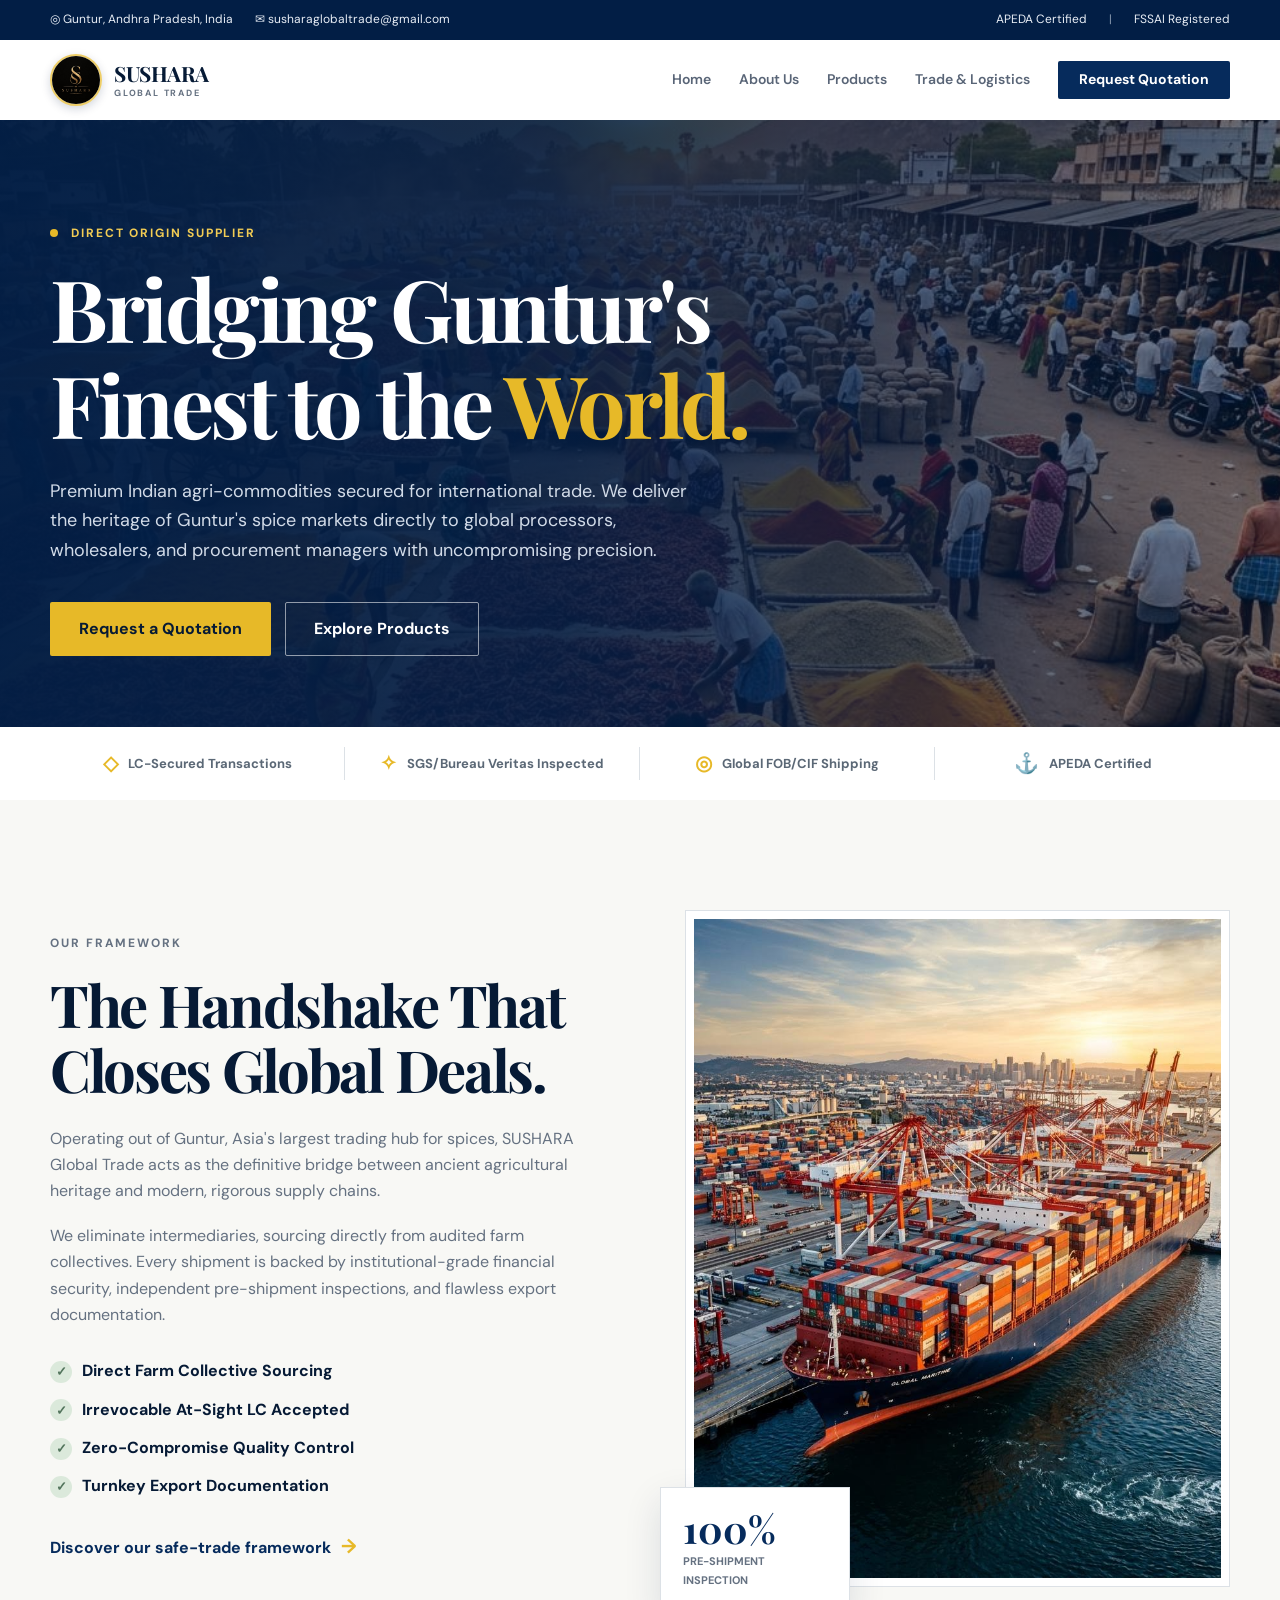
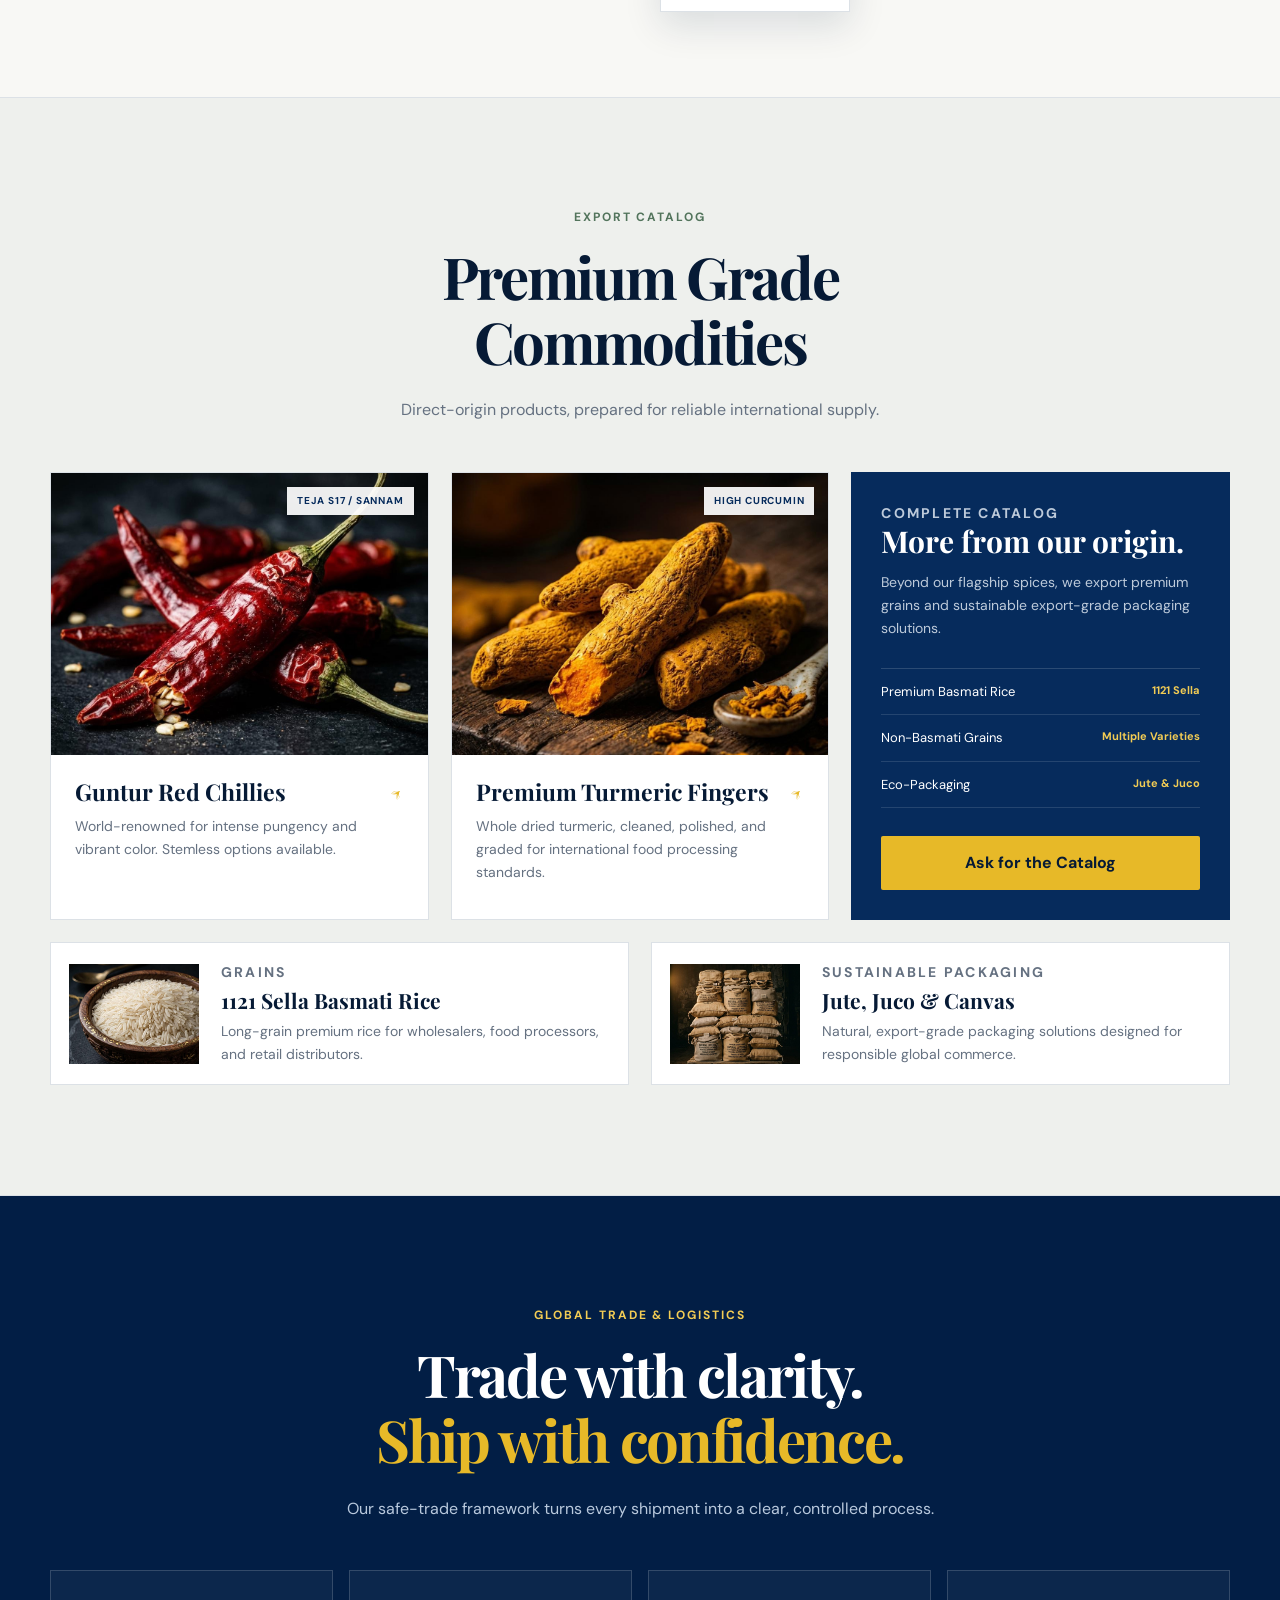
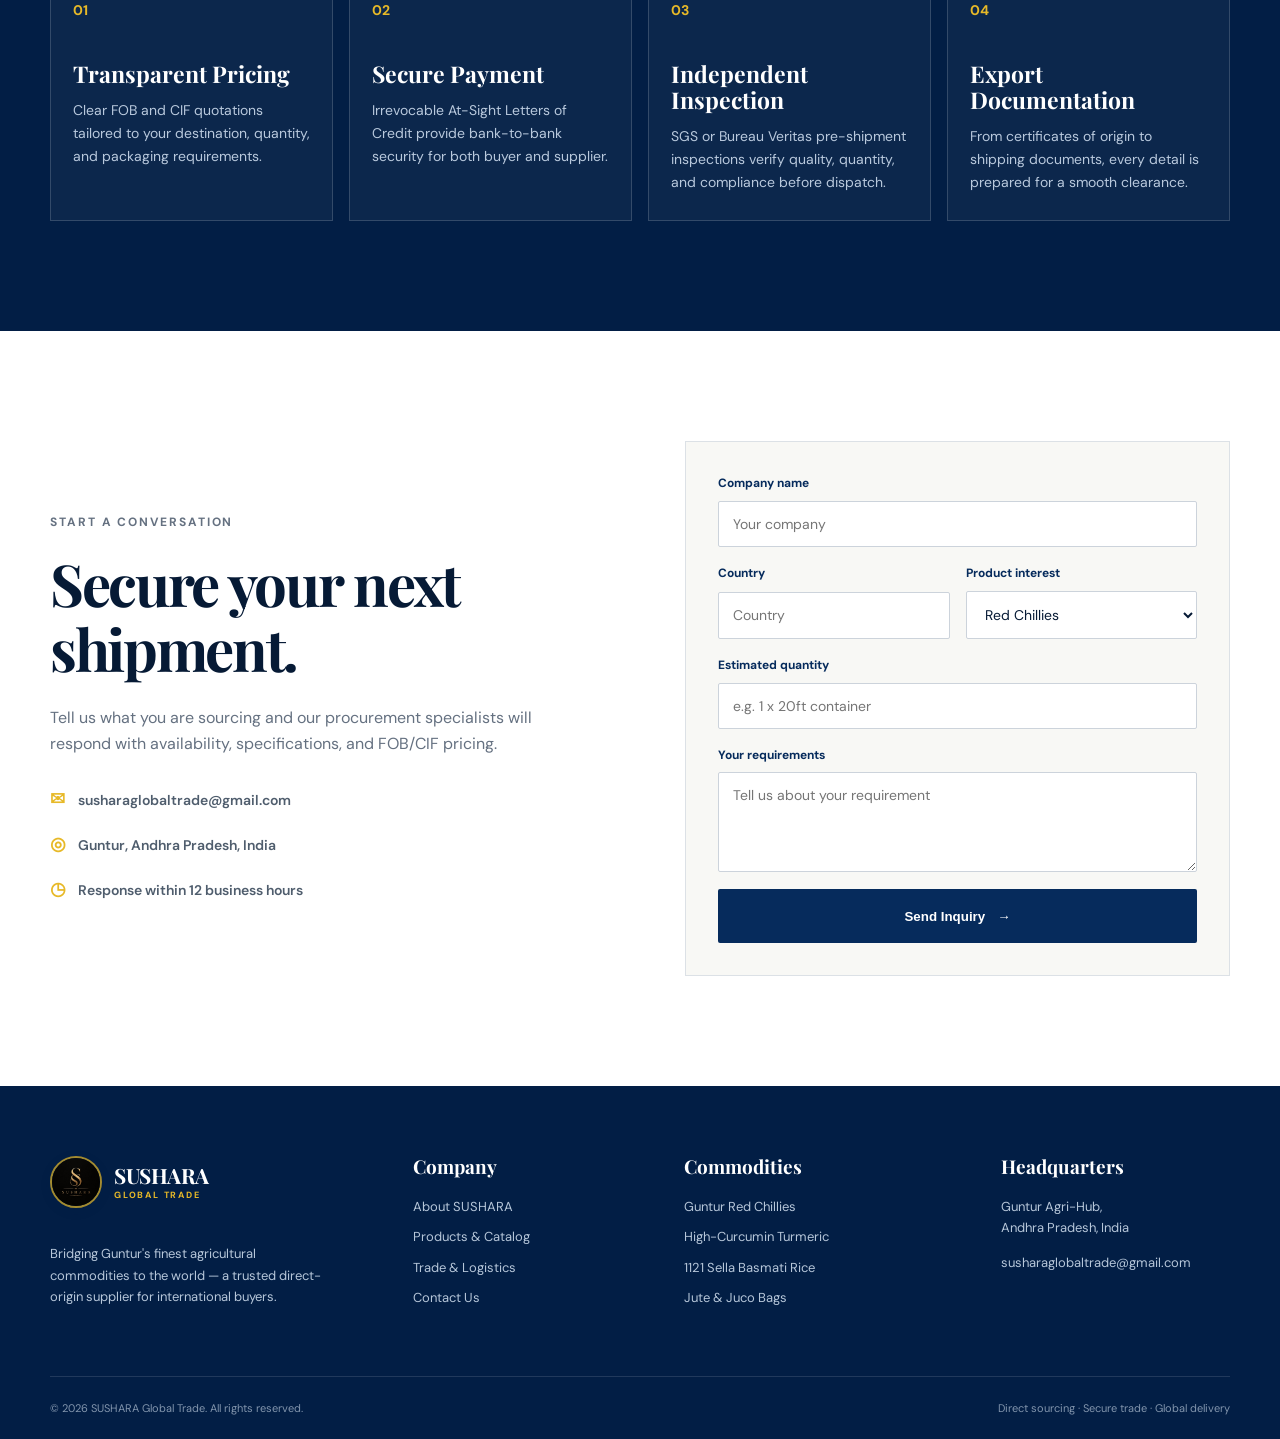
<file: index.html>
<!doctype html>
<html lang="en">
  <head>
    <meta charset="utf-8" />
    <meta name="viewport" content="width=device-width, initial-scale=1" />
    <meta name="description" content="SUSHARA Global Trade - Premium Guntur Red Chillies, Turmeric & Basmati Rice exporter. Direct-origin supplier with SGS inspection, LC-secured transactions & APEDA certified." />
    <meta name="keywords" content="Guntur red chillies export, Indian spice exporter, basmati rice supplier, turmeric export, direct origin supplier, APEDA certified" />
    <meta name="author" content="SUSHARA Global Trade" />
    <meta name="robots" content="index, follow" />
    <meta property="og:title" content="SUSHARA Global Trade | Premium Indian Commodities" />
    <meta property="og:description" content="Direct-origin exporter of premium Guntur Red Chillies, Turmeric Fingers & 1121 Basmati Rice" />
    <meta property="og:url" content="https://sushara-global.netlify.app/" />
    <meta property="og:type" content="website" />
    <title>SUSHARA Global Trade | Premium Indian Commodities Export</title>
    <link rel="stylesheet" href="styles.css" />
    <script defer src="assets/js/form.js"></script>

    <!-- Schema Markup for Organization -->
    <script type="application/ld+json">
    {
      "@context": "https://schema.org/",
      "@type": "Organization",
      "name": "SUSHARA Global Trade",
      "url": "https://sushara-global.netlify.app",
      "logo": "https://sushara-global.netlify.app/assets/sushara-logo.jpeg",
      "description": "Direct-origin exporter of premium Indian agricultural commodities from Guntur",
      "address": {
        "@type": "PostalAddress",
        "addressCountry": "IN",
        "addressRegion": "Andhra Pradesh",
        "addressLocality": "Guntur"
      },
      "contactPoint": {
        "@type": "ContactPoint",
        "contactType": "Customer Service",
        "email": "susharaglobaltrade@gmail.com"
      },
      "sameAs": [
        "https://sushara-global.netlify.app"
      ]
    }
    </script>
    
    <!-- Google Analytics Placeholder (Add your ID later) -->
    <script async src="https://www.googletagmanager.com/gtag/js?id=G-PGCCKHWXLS"></script>
    <script>
      window.dataLayer = window.dataLayer || [];
      function gtag(){dataLayer.push(arguments);}
      gtag('js', new Date());
      gtag('config', 'G-PGCCKHWXLS');
    </script>
  </head>

  <body>
    <header class="site-header">
      <div class="topbar">
        <div class="topbar-inner container">
          <div class="topbar-group">
            <span>◎ Guntur, Andhra Pradesh, India</span>
            <a href="mailto:susharaglobaltrade@gmail.com">✉ susharaglobaltrade@gmail.com</a>
          </div>
          <div class="topbar-group">
            <span>APEDA Certified</span>
            <span class="topbar-divider">|</span>
            <span>FSSAI Registered</span>
          </div>
        </div>
      </div>

      <nav class="navbar container" aria-label="Primary navigation">
        <a class="brand" href="#home" aria-label="SUSHARA Global Trade home">
          <img src="assets/sushara-logo.jpeg" alt="SUSHARA logo" />
          <span class="brand-copy">
            <strong>SUSHARA</strong>
            <small>GLOBAL TRADE</small>
          </span>
        </a>

        <input class="menu-toggle" type="checkbox" id="menu-toggle" />
        <label class="menu-button" for="menu-toggle" aria-label="Open navigation menu">
          <span></span>
          <span></span>
          <span></span>
        </label>

        <div class="nav-links">
          <a href="#home">Home</a>
          <a href="about.html">About Us</a>
          <a href="products.html">Products</a>
          <a href="logistics.html">Trade &amp; Logistics</a>
          <a class="button button-small" href="contact.html">Request Quotation</a>
        </div>
      </nav>
    </header>

    <main>
      <section class="hero" id="home">
        <div class="hero-image"></div>
        <div class="hero-content container">
          <p class="eyebrow"><span class="eyebrow-dot"></span> Direct Origin Supplier</p>
          <h1>Bridging Guntur's Finest to the <em>World.</em></h1>
          <p class="hero-lede">
            Premium Indian agri-commodities secured for international trade. We deliver
            the heritage of Guntur's spice markets directly to global processors,
            wholesalers, and procurement managers with uncompromising precision.
          </p>
          <div class="hero-actions">
            <a class="button button-gold" href="#contact">Request a Quotation</a>
            <a class="button button-outline" href="#products">Explore Products</a>
          </div>
        </div>

        <div class="trust-bar">
          <div class="trust-grid container">
            <div class="trust-item"><span class="trust-icon">◇</span> LC-Secured Transactions</div>
            <div class="trust-item"><span class="trust-icon">✧</span> SGS/Bureau Veritas Inspected</div>
            <div class="trust-item"><span class="trust-icon">◎</span> Global FOB/CIF Shipping</div>
            <div class="trust-item"><span class="trust-icon">⚓</span> APEDA Certified</div>
          </div>
        </div>
      </section>

      <section class="section section-light" id="about">
        <div class="container split-layout">
          <div class="section-copy">
            <p class="eyebrow eyebrow-dark">Our Framework</p>
            <h2>The Handshake That Closes Global Deals.</h2>
            <p>
              Operating out of Guntur, Asia's largest trading hub for spices, SUSHARA
              Global Trade acts as the definitive bridge between ancient agricultural
              heritage and modern, rigorous supply chains.
            </p>
            <p>
              We eliminate intermediaries, sourcing directly from audited farm
              collectives. Every shipment is backed by institutional-grade financial
              security, independent pre-shipment inspections, and flawless export
              documentation.
            </p>
            <ul class="check-list">
              <li>Direct Farm Collective Sourcing</li>
              <li>Irrevocable At-Sight LC Accepted</li>
              <li>Zero-Compromise Quality Control</li>
              <li>Turnkey Export Documentation</li>
            </ul>
            <a class="text-link" href="#logistics">Discover our safe-trade framework <span>→</span></a>
          </div>
          <div class="image-frame">
            <img src="assets/shipping.jpg" alt="Shipping containers prepared for global logistics" />
            <div class="stat-card"><strong>100%</strong><span>Pre-shipment Inspection</span></div>
          </div>
        </div>
      </section>

      <section class="section section-muted" id="products">
        <div class="container">
          <div class="section-heading">
            <p class="eyebrow eyebrow-dark">Export Catalog</p>
            <h2>Premium Grade Commodities</h2>
            <p>Direct-origin products, prepared for reliable international supply.</p>
          </div>

          <div class="product-grid">
            <a class="product-card" href="#contact">
              <div class="product-image">
                <img src="assets/chillies.jpg" alt="Guntur red chillies" />
                <span class="product-tag">Teja S17 / Sannam</span>
              </div>
              <div class="product-copy">
                <h3>Guntur Red Chillies <span>↗</span></h3>
                <p>World-renowned for intense pungency and vibrant color. Stemless options available.</p>
              </div>
            </a>

            <a class="product-card" href="#contact">
              <div class="product-image">
                <img src="assets/turmeric.jpg" alt="High curcumin turmeric fingers" />
                <span class="product-tag">High Curcumin</span>
              </div>
              <div class="product-copy">
                <h3>Premium Turmeric Fingers <span>↗</span></h3>
                <p>Whole dried turmeric, cleaned, polished, and graded for international food processing standards.</p>
              </div>
            </a>

            <div class="catalog-card">
              <div>
                <p class="eyebrow">Complete Catalog</p>
                <h3>More from our origin.</h3>
                <p>Beyond our flagship spices, we export premium grains and sustainable export-grade packaging solutions.</p>
                <ul class="catalog-list">
                  <li><span>Premium Basmati Rice</span><b>1121 Sella</b></li>
                  <li><span>Non-Basmati Grains</span><b>Multiple Varieties</b></li>
                  <li><span>Eco-Packaging</span><b>Jute &amp; Juco</b></li>
                </ul>
              </div>
              <a class="button button-gold" href="#contact">Ask for the Catalog</a>
            </div>
          </div>

          <div class="product-details">
            <div class="detail">
              <img src="assets/basmati.jpg" alt="Premium basmati rice" />
              <div><p class="eyebrow eyebrow-dark">Grains</p><h3>1121 Sella Basmati Rice</h3><p>Long-grain premium rice for wholesalers, food processors, and retail distributors.</p></div>
            </div>
            <div class="detail">
              <img src="assets/jute-bags.jpg" alt="Jute and Juco export bags" />
              <div><p class="eyebrow eyebrow-dark">Sustainable Packaging</p><h3>Jute, Juco &amp; Canvas</h3><p>Natural, export-grade packaging solutions designed for responsible global commerce.</p></div>
            </div>
          </div>
        </div>
      </section>

      <section class="section logistics-section" id="logistics">
        <div class="container">
          <div class="section-heading section-heading-light">
            <p class="eyebrow">Global Trade &amp; Logistics</p>
            <h2>Trade with clarity.<br /><em>Ship with confidence.</em></h2>
            <p>Our safe-trade framework turns every shipment into a clear, controlled process.</p>
          </div>

          <div class="logistics-grid">
            <article class="logistics-card"><span>01</span><h3>Transparent Pricing</h3><p>Clear FOB and CIF quotations tailored to your destination, quantity, and packaging requirements.</p></article>
            <article class="logistics-card"><span>02</span><h3>Secure Payment</h3><p>Irrevocable At-Sight Letters of Credit provide bank-to-bank security for both buyer and supplier.</p></article>
            <article class="logistics-card"><span>03</span><h3>Independent Inspection</h3><p>SGS or Bureau Veritas pre-shipment inspections verify quality, quantity, and compliance before dispatch.</p></article>
            <article class="logistics-card"><span>04</span><h3>Export Documentation</h3><p>From certificates of origin to shipping documents, every detail is prepared for a smooth clearance.</p></article>
          </div>
        </div>
      </section>

      <section class="section contact-section" id="contact">
        <div class="container contact-layout">
          <div class="section-copy">
            <p class="eyebrow eyebrow-dark">Start a Conversation</p>
            <h2>Secure your next shipment.</h2>
            <p>
              Tell us what you are sourcing and our procurement specialists will respond
              with availability, specifications, and FOB/CIF pricing.
            </p>
            <div class="contact-list">
              <a href="mailto:susharaglobaltrade@gmail.com"><span>✉</span> susharaglobaltrade@gmail.com</a>
              <span><span>◎</span> Guntur, Andhra Pradesh, India</span>
              <span><span>◷</span> Response within 12 business hours</span>
            </div>
          </div>

          <form class="inquiry-form" name="inquiry" method="POST" data-netlify="true" netlify-honeypot="bot-field">
            <input type="hidden" name="form-name" value="inquiry" />
            <p class="hidden-field"><label>Leave this field blank<input name="bot-field" /></label></p>
            <label>Company name<input type="text" name="company" placeholder="Your company" required /></label>
            <div class="form-row">
              <label>Country<input type="text" name="country" placeholder="Country" required /></label>
              <label>Product interest<select name="product"><option>Red Chillies</option><option>Turmeric Fingers</option><option>Basmati Rice</option><option>Eco-Packaging</option><option>Other</option></select></label>
            </div>
            <label>Estimated quantity<input type="text" name="quantity" placeholder="e.g. 1 x 20ft container" /></label>
            <label>Your requirements<textarea name="message" rows="4" placeholder="Tell us about your requirement"></textarea></label>
            <button class="button button-primary" type="submit">Send Inquiry <span>→</span></button>
          </form>
        </div>
      </section>
    </main>

    <footer class="footer">
      <div class="container footer-grid">
        <div>
          <div class="brand footer-brand">
            <img src="assets/sushara-logo.jpeg" alt="SUSHARA logo" />
            <span class="brand-copy"><strong>SUSHARA</strong><small>GLOBAL TRADE</small></span>
          </div>
          <p>Bridging Guntur's finest agricultural commodities to the world — a trusted direct-origin supplier for international buyers.</p>
        </div>
        <div><h3>Company</h3><a href="#about">About SUSHARA</a><a href="#products">Products &amp; Catalog</a><a href="#logistics">Trade &amp; Logistics</a><a href="#contact">Contact Us</a></div>
        <div><h3>Commodities</h3><a href="#products">Guntur Red Chillies</a><a href="#products">High-Curcumin Turmeric</a><a href="#products">1121 Sella Basmati Rice</a><a href="#products">Jute &amp; Juco Bags</a></div>
        <div><h3>Headquarters</h3><p>Guntur Agri-Hub,<br />Andhra Pradesh, India</p><a href="mailto:susharaglobaltrade@gmail.com">susharaglobaltrade@gmail.com</a></div>
      </div>
      <div class="container footer-bottom"><span>© 2026 SUSHARA Global Trade. All rights reserved.</span><span>Direct sourcing · Secure trade · Global delivery</span></div>
    </footer>
  </body>
</html>
</file>
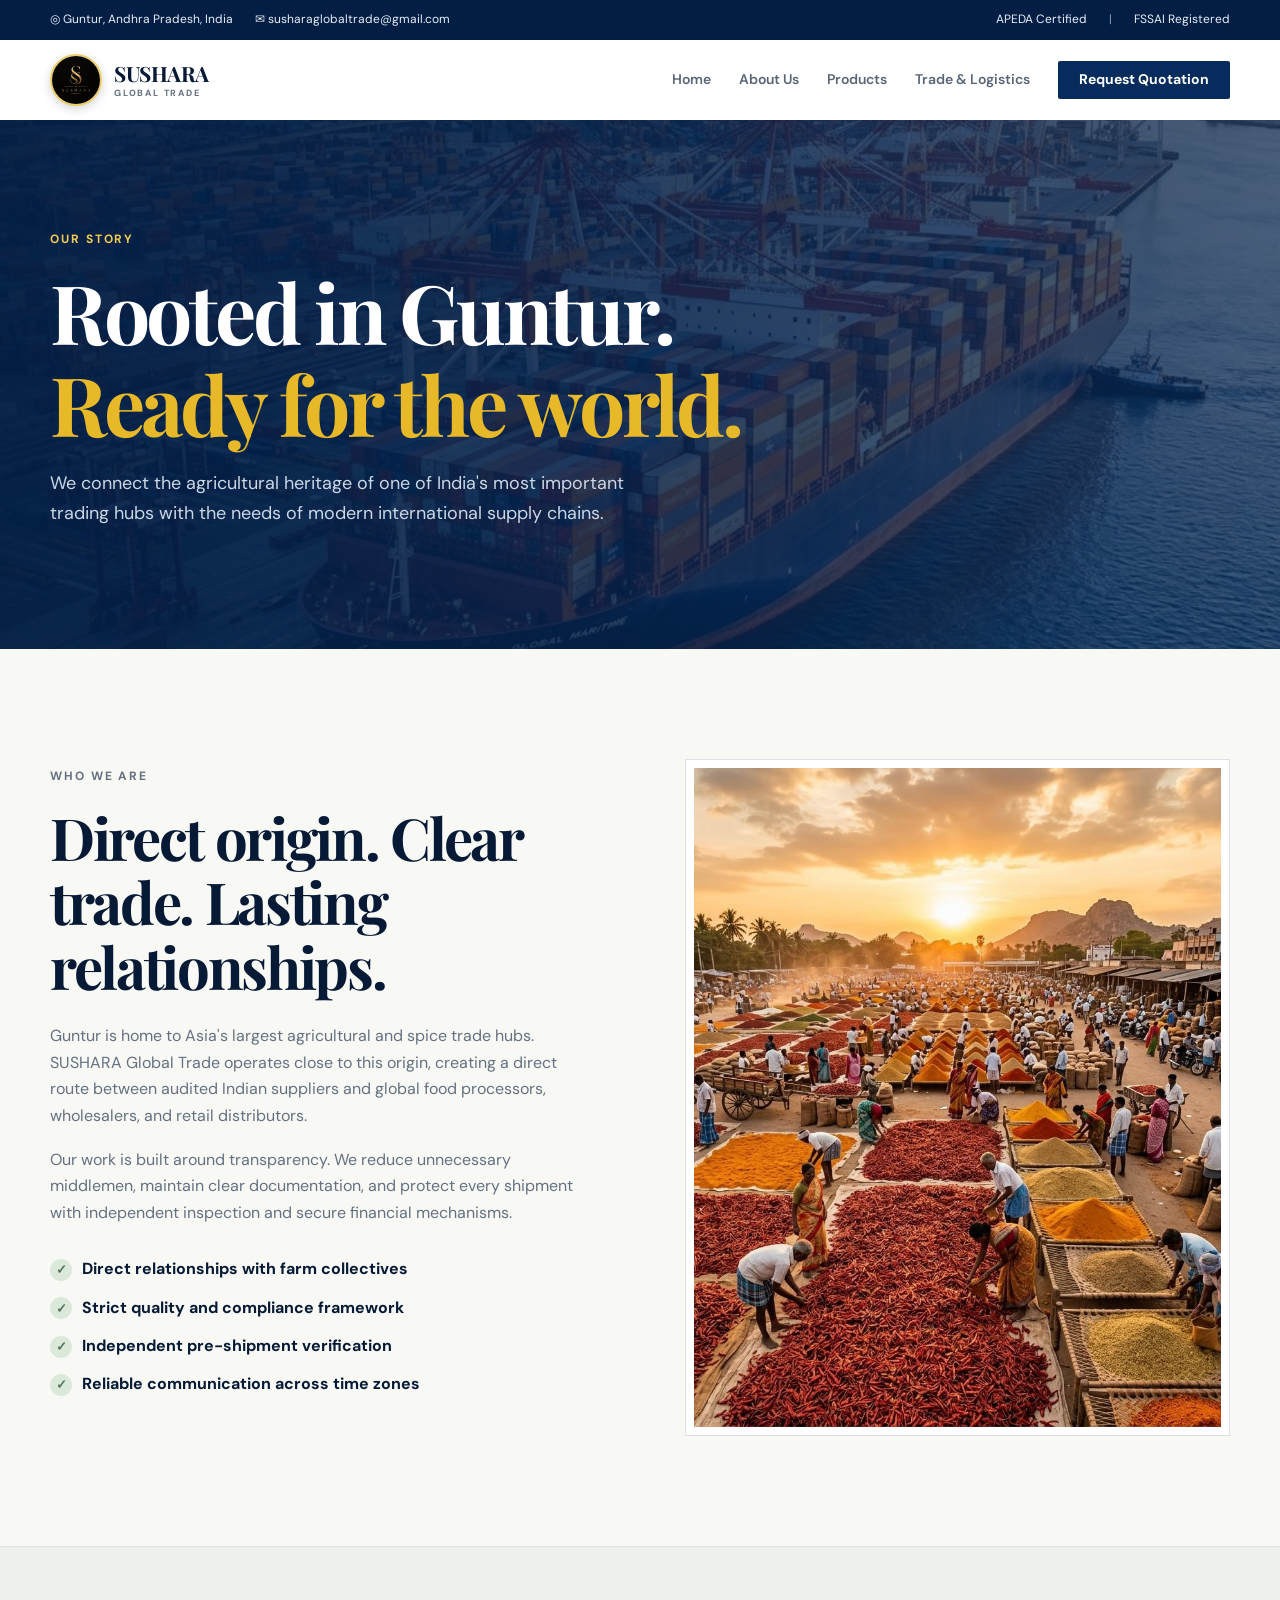
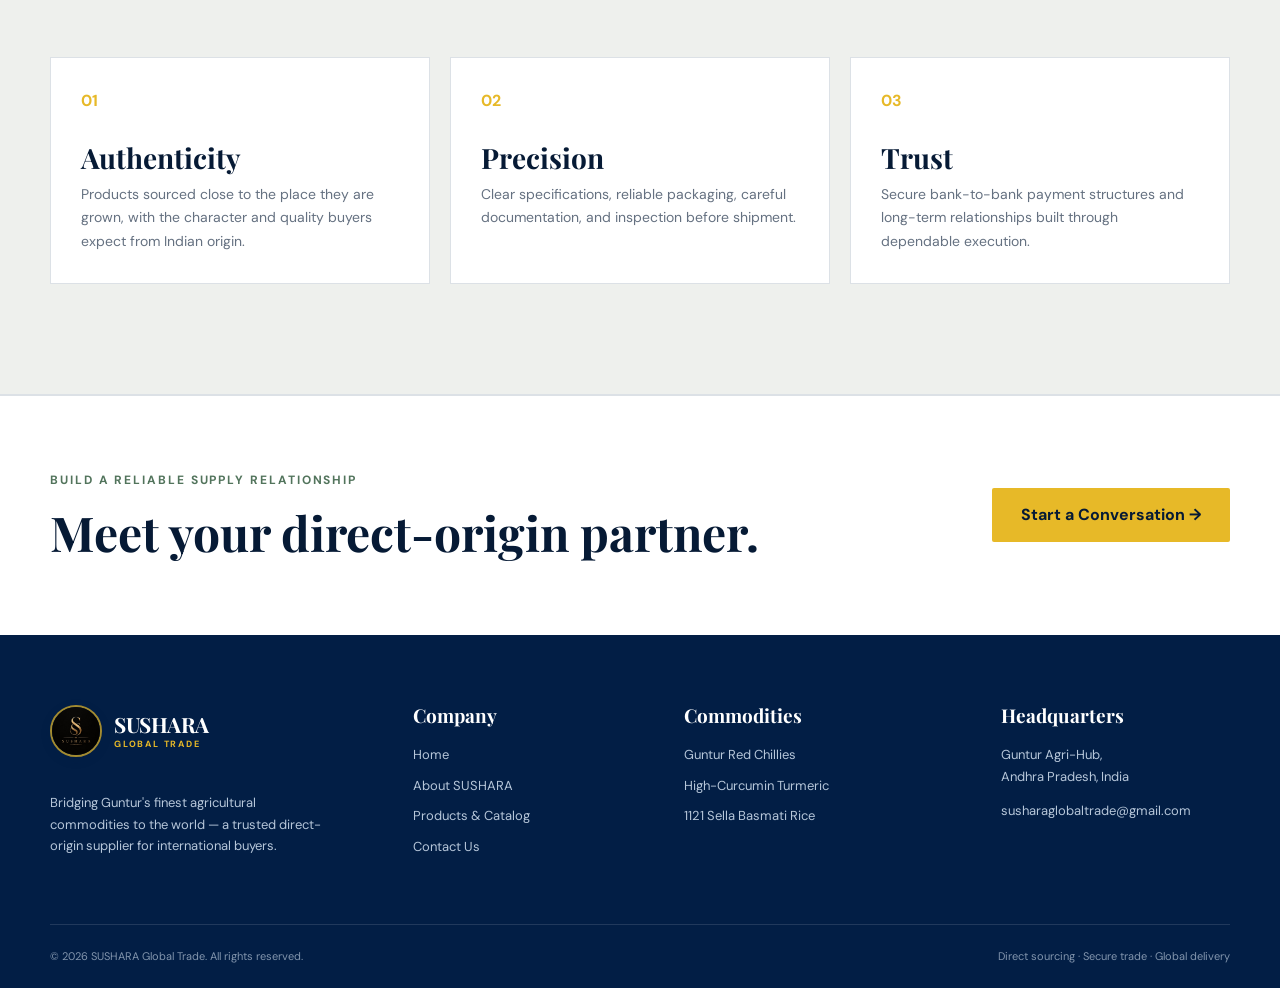
<file: about.html>
<!doctype html>
<html lang="en">
  <head>
    <meta charset="utf-8" />
    <meta name="viewport" content="width=device-width, initial-scale=1" />
    <meta name="description" content="About SUSHARA Global Trade - Direct-origin exporter of premium Guntur Red Chillies, Turmeric, and Basmati Rice. APEDA certified supplier with SGS inspections." />
    <meta name="keywords" content="SUSHARA Global Trade, Indian exporter, Guntur origin, direct supplier, agriculture commodities, APEDA certified" />
    <meta name="author" content="SUSHARA Global Trade" />
    <meta name="robots" content="index, follow" />
    <meta property="og:title" content="About SUSHARA Global Trade | Direct Origin Supplier" />
    <meta property="og:description" content="Learn about our direct-origin export mission from Guntur, India. Trusted supplier of premium spices and commodities." />
    <meta property="og:url" content="https://sushara-global.netlify.app/about.html" />
    <meta property="og:type" content="website" />
    <title>About SUSHARA Global Trade</title>
    <link rel="stylesheet" href="styles.css" />
  </head>
  <body>
    <header class="site-header"><div class="topbar"><div class="topbar-inner container"><div class="topbar-group"><span>◎ Guntur, Andhra Pradesh, India</span><a href="mailto:susharaglobaltrade@gmail.com">✉ susharaglobaltrade@gmail.com</a></div><div class="topbar-group"><span>APEDA Certified</span><span class="topbar-divider">|</span><span>FSSAI Registered</span></div></div></div><nav class="navbar container"><a class="brand" href="index.html"><img src="assets/sushara-logo.jpeg" alt="SUSHARA logo" /><span class="brand-copy"><strong>SUSHARA</strong><small>GLOBAL TRADE</small></span></a><input class="menu-toggle" type="checkbox" id="menu-toggle" /><label class="menu-button" for="menu-toggle" aria-label="Open navigation menu"><span></span><span></span><span></span></label><div class="nav-links"><a href="index.html">Home</a><a href="about.html">About Us</a><a href="products.html">Products</a><a href="logistics.html">Trade &amp; Logistics</a><a class="button button-small" href="contact.html">Request Quotation</a></div></nav></header>
    <main><section class="page-hero page-hero-about"><div class="container"><p class="eyebrow">Our Story</p><h1>Rooted in Guntur.<br /><em>Ready for the world.</em></h1><p>We connect the agricultural heritage of one of India's most important trading hubs with the needs of modern international supply chains.</p></div></section><section class="section section-light"><div class="container split-layout"><div class="section-copy"><p class="eyebrow eyebrow-dark">Who We Are</p><h2>Direct origin. Clear trade. Lasting relationships.</h2><p>Guntur is home to Asia's largest agricultural and spice trade hubs. SUSHARA Global Trade operates close to this origin, creating a direct route between audited Indian suppliers and global food processors, wholesalers, and retail distributors.</p><p>Our work is built around transparency. We reduce unnecessary middlemen, maintain clear documentation, and protect every shipment with independent inspection and secure financial mechanisms.</p><ul class="check-list"><li>Direct relationships with farm collectives</li><li>Strict quality and compliance framework</li><li>Independent pre-shipment verification</li><li>Reliable communication across time zones</li></ul></div><div class="image-frame"><img src="assets/hero-bg.jpg" alt="Agricultural landscape and spice production in India" /></div></div></section><section class="section section-muted"><div class="container values-grid"><article><span>01</span><h3>Authenticity</h3><p>Products sourced close to the place they are grown, with the character and quality buyers expect from Indian origin.</p></article><article><span>02</span><h3>Precision</h3><p>Clear specifications, reliable packaging, careful documentation, and inspection before shipment.</p></article><article><span>03</span><h3>Trust</h3><p>Secure bank-to-bank payment structures and long-term relationships built through dependable execution.</p></article></div></section><section class="section contact-strip"><div class="container contact-strip-inner"><div><p class="eyebrow eyebrow-dark">Build a reliable supply relationship</p><h2>Meet your direct-origin partner.</h2></div><a class="button button-gold" href="contact.html">Start a Conversation →</a></div></section></main>
    <footer class="footer"><div class="container footer-grid"><div><div class="brand footer-brand"><img src="assets/sushara-logo.jpeg" alt="SUSHARA logo" /><span class="brand-copy"><strong>SUSHARA</strong><small>GLOBAL TRADE</small></span></div><p>Bridging Guntur's finest agricultural commodities to the world — a trusted direct-origin supplier for international buyers.</p></div><div><h3>Company</h3><a href="index.html">Home</a><a href="about.html">About SUSHARA</a><a href="products.html">Products &amp; Catalog</a><a href="contact.html">Contact Us</a></div><div><h3>Commodities</h3><a href="products.html">Guntur Red Chillies</a><a href="products.html">High-Curcumin Turmeric</a><a href="products.html">1121 Sella Basmati Rice</a></div><div><h3>Headquarters</h3><p>Guntur Agri-Hub,<br />Andhra Pradesh, India</p><a href="mailto:susharaglobaltrade@gmail.com">susharaglobaltrade@gmail.com</a></div></div><div class="container footer-bottom"><span>© 2026 SUSHARA Global Trade. All rights reserved.</span><span>Direct sourcing · Secure trade · Global delivery</span></div></footer>
  </body>
</html>
</file>
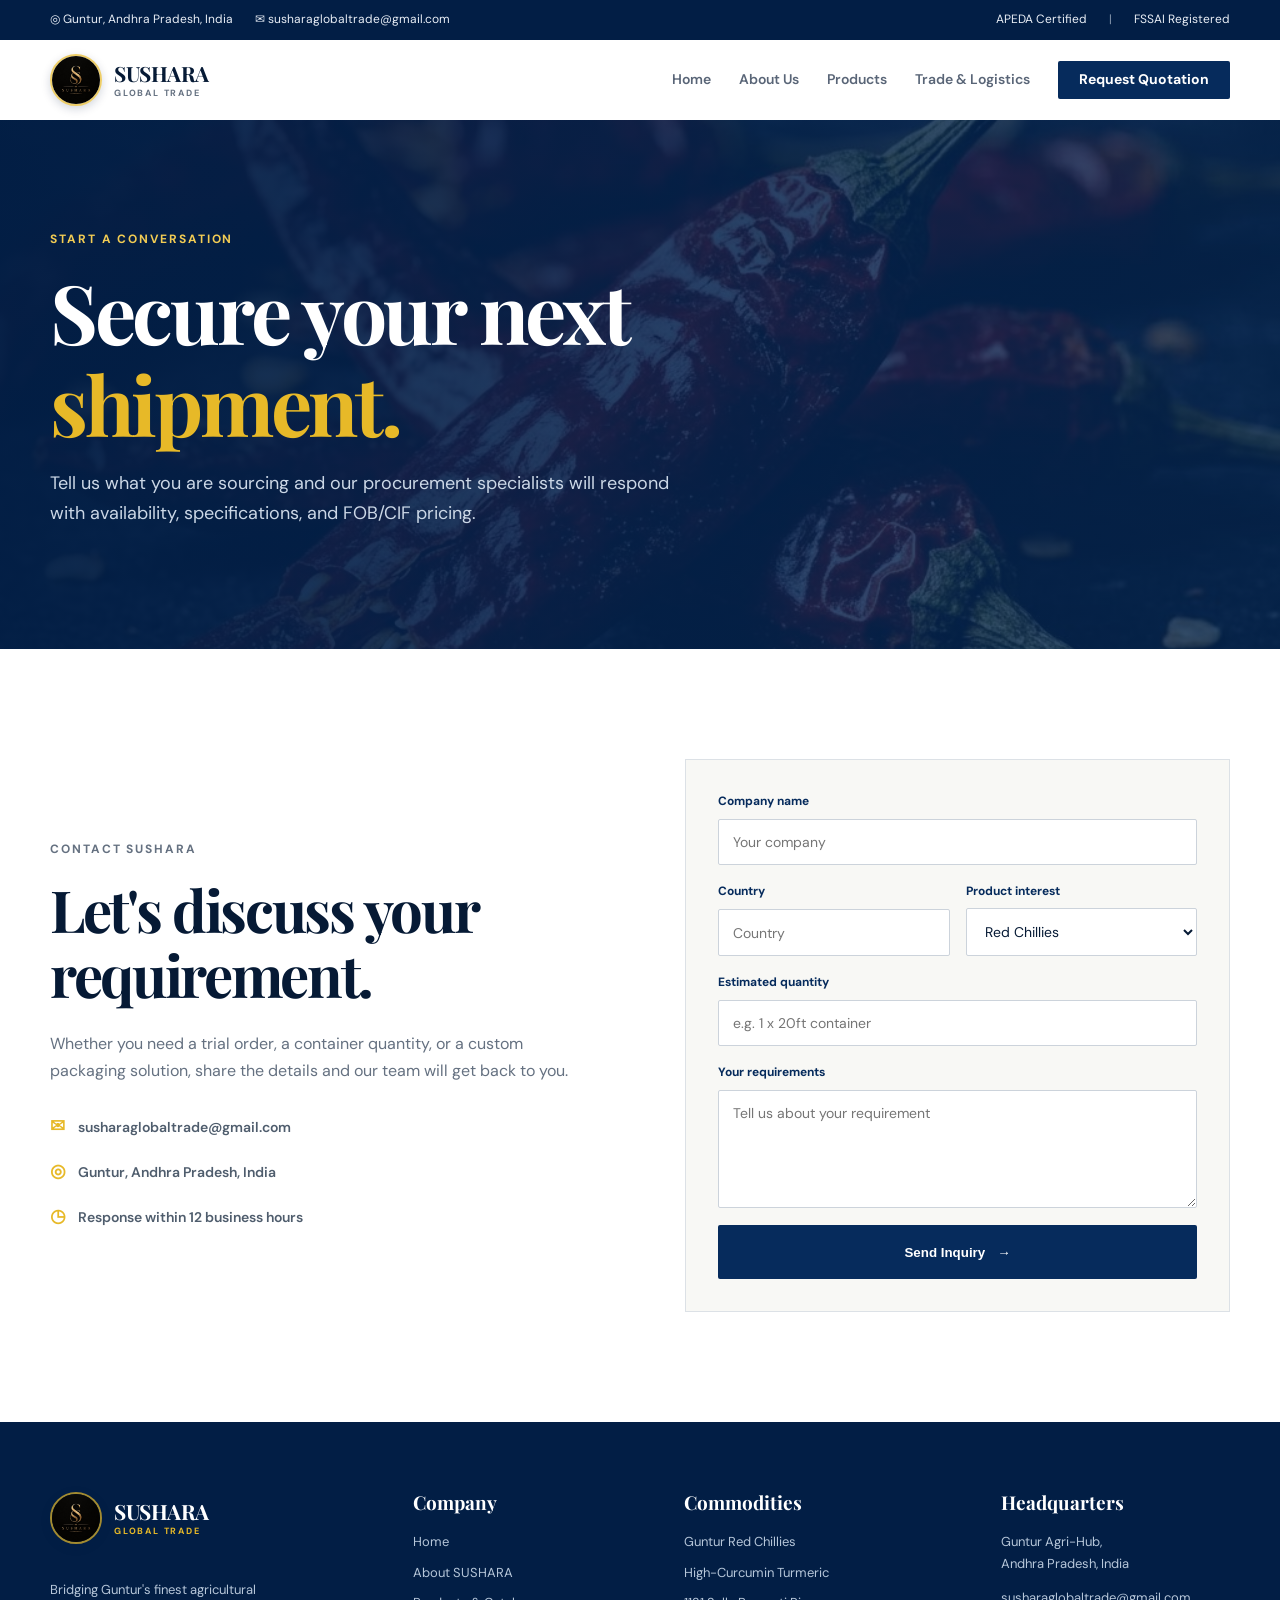
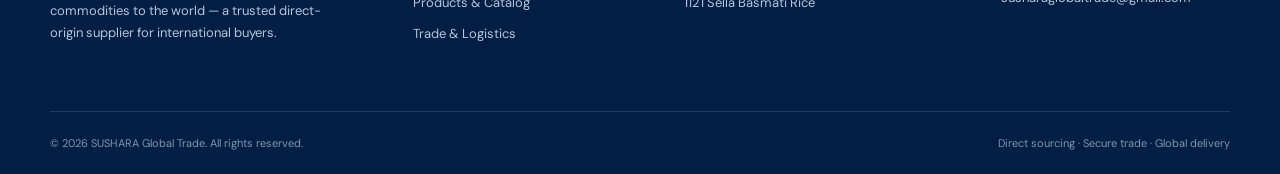
<file: contact.html>
<!doctype html>
<html lang="en">
  <head>
    <meta charset="utf-8" />
    <meta name="viewport" content="width=device-width, initial-scale=1" />
    <meta name="description" content="Request quotation for Guntur red chillies, turmeric, basmati rice. SUSHARA Global Trade - LC-secured, SGS inspected, fast response." />
    <meta name="keywords" content="export quotation, spice supplier contact, commodity pricing, bulk order, Indian exporter" />
    <meta name="author" content="SUSHARA Global Trade" />
    <meta name="robots" content="index, follow" />
    <meta property="og:title" content="Contact &amp; Request a Quotation | SUSHARA Global Trade" />
    <meta property="og:description" content="Contact SUSHARA Global Trade for product availability, specifications, and export quotations with fast turnaround." />
    <meta property="og:url" content="https://sushara-global.netlify.app/contact.html" />
    <meta property="og:type" content="website" />
    <title>Contact &amp; Request a Quotation | SUSHARA Global Trade</title>
    <link rel="stylesheet" href="styles.css" />
    <script defer src="assets/js/form.js"></script>
  </head>
  <body>
    <header class="site-header"><div class="topbar"><div class="topbar-inner container"><div class="topbar-group"><span>◎ Guntur, Andhra Pradesh, India</span><a href="mailto:susharaglobaltrade@gmail.com">✉ susharaglobaltrade@gmail.com</a></div><div class="topbar-group"><span>APEDA Certified</span><span class="topbar-divider">|</span><span>FSSAI Registered</span></div></div></div><nav class="navbar container"><a class="brand" href="index.html"><img src="assets/sushara-logo.jpeg" alt="SUSHARA logo" /><span class="brand-copy"><strong>SUSHARA</strong><small>GLOBAL TRADE</small></span></a><input class="menu-toggle" type="checkbox" id="menu-toggle" /><label class="menu-button" for="menu-toggle" aria-label="Open navigation menu"><span></span><span></span><span></span></label><div class="nav-links"><a href="index.html">Home</a><a href="about.html">About Us</a><a href="products.html">Products</a><a href="logistics.html">Trade &amp; Logistics</a><a class="button button-small" href="contact.html">Request Quotation</a></div></nav></header>
    <main><section class="page-hero page-hero-contact"><div class="container"><p class="eyebrow">Start a Conversation</p><h1>Secure your next<br /><em>shipment.</em></h1><p>Tell us what you are sourcing and our procurement specialists will respond with availability, specifications, and FOB/CIF pricing.</p></div></section><section class="section contact-section"><div class="container contact-layout"><div class="section-copy"><p class="eyebrow eyebrow-dark">Contact SUSHARA</p><h2>Let's discuss your requirement.</h2><p>Whether you need a trial order, a container quantity, or a custom packaging solution, share the details and our team will get back to you.</p><div class="contact-list"><a href="mailto:susharaglobaltrade@gmail.com"><span>✉</span> susharaglobaltrade@gmail.com</a><span><span>◎</span> Guntur, Andhra Pradesh, India</span><span><span>◷</span> Response within 12 business hours</span></div></div><form class="inquiry-form" name="inquiry" method="POST" data-netlify="true" netlify-honeypot="bot-field"><input type="hidden" name="form-name" value="inquiry" /><p class="hidden-field"><label>Leave this field blank<input name="bot-field" /></label></p><label>Company name<input type="text" name="company" placeholder="Your company" required /></label><div class="form-row"><label>Country<input type="text" name="country" placeholder="Country" required /></label><label>Product interest<select name="product"><option>Red Chillies</option><option>Turmeric Fingers</option><option>Basmati Rice</option><option>Eco-Packaging</option><option>Other</option></select></label></div><label>Estimated quantity<input type="text" name="quantity" placeholder="e.g. 1 x 20ft container" /></label><label>Your requirements<textarea name="message" rows="5" placeholder="Tell us about your requirement"></textarea></label><button class="button button-primary" type="submit">Send Inquiry <span>→</span></button></form></div></section></main>
    <footer class="footer"><div class="container footer-grid"><div><div class="brand footer-brand"><img src="assets/sushara-logo.jpeg" alt="SUSHARA logo" /><span class="brand-copy"><strong>SUSHARA</strong><small>GLOBAL TRADE</small></span></div><p>Bridging Guntur's finest agricultural commodities to the world — a trusted direct-origin supplier for international buyers.</p></div><div><h3>Company</h3><a href="index.html">Home</a><a href="about.html">About SUSHARA</a><a href="products.html">Products &amp; Catalog</a><a href="logistics.html">Trade &amp; Logistics</a></div><div><h3>Commodities</h3><a href="products.html">Guntur Red Chillies</a><a href="products.html">High-Curcumin Turmeric</a><a href="products.html">1121 Sella Basmati Rice</a></div><div><h3>Headquarters</h3><p>Guntur Agri-Hub,<br />Andhra Pradesh, India</p><a href="mailto:susharaglobaltrade@gmail.com">susharaglobaltrade@gmail.com</a></div></div><div class="container footer-bottom"><span>© 2026 SUSHARA Global Trade. All rights reserved.</span><span>Direct sourcing · Secure trade · Global delivery</span></div></footer>
  </body>
</html>
</file>
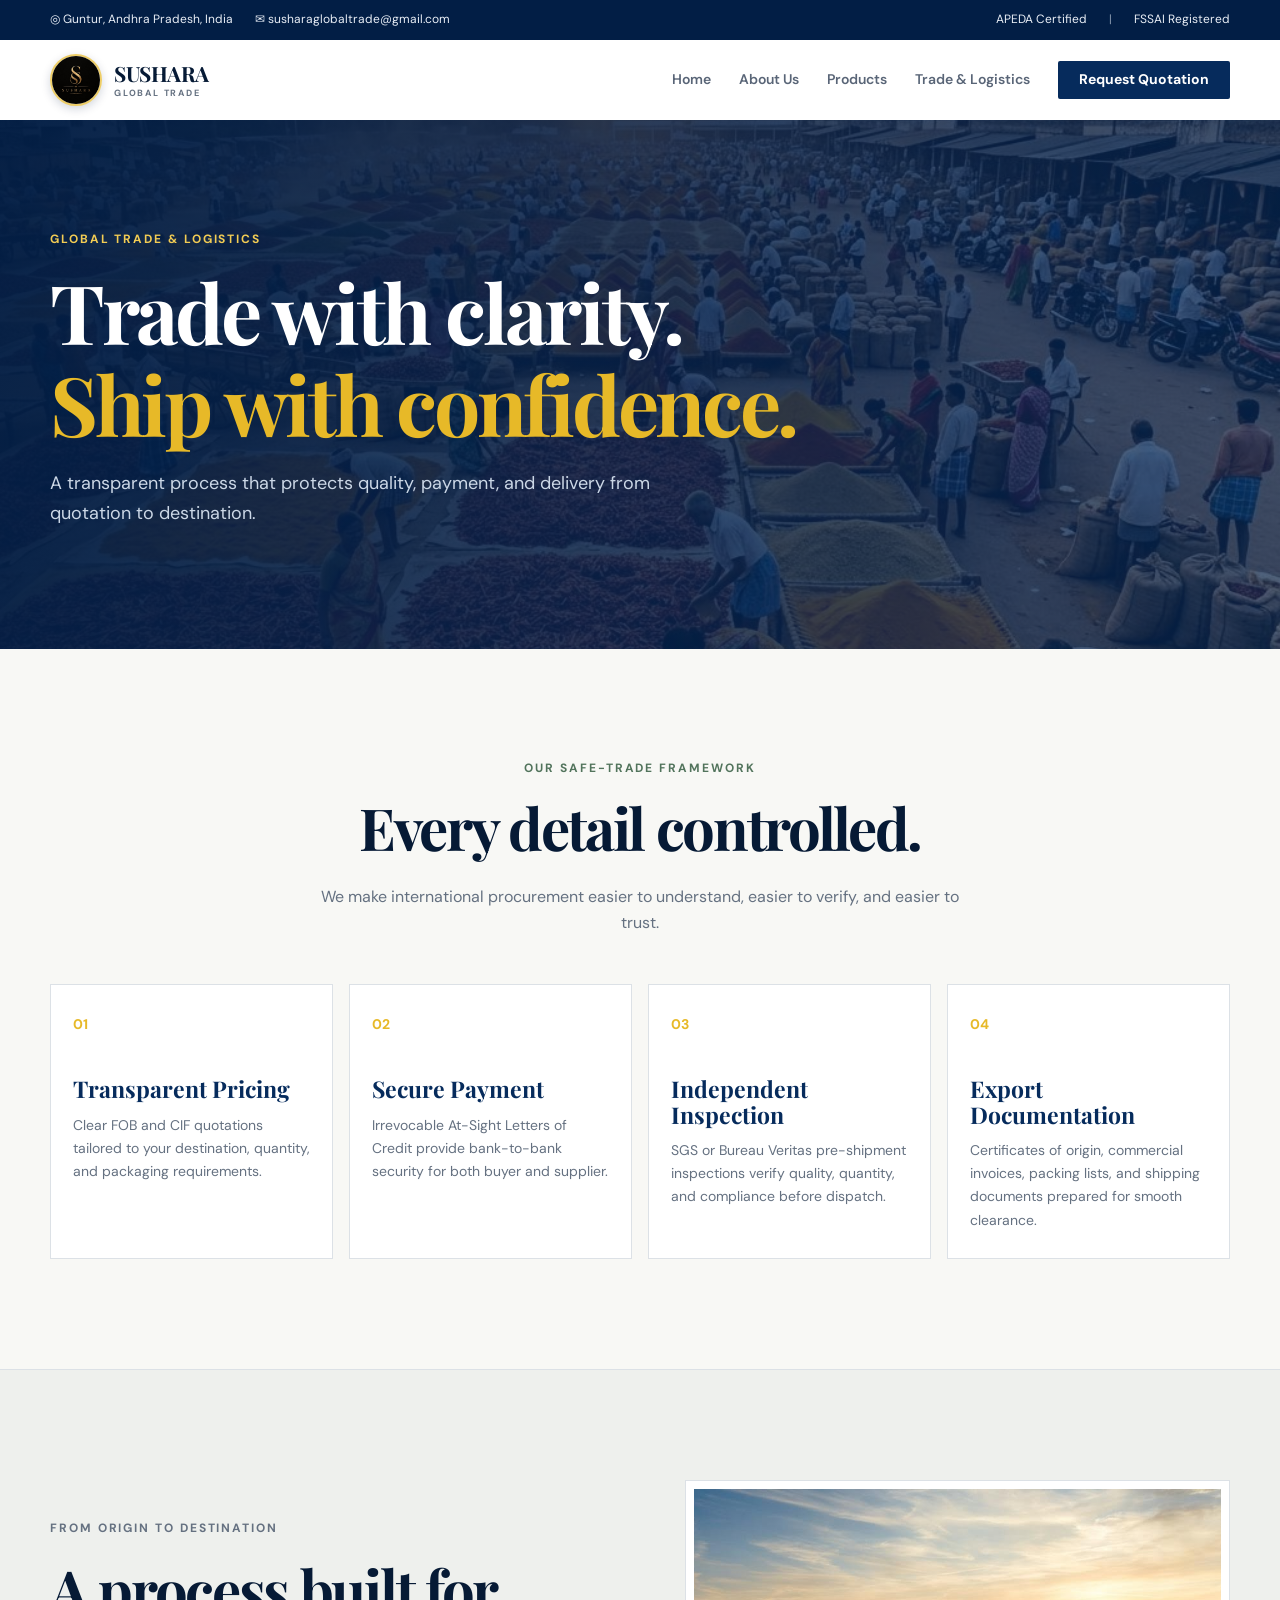
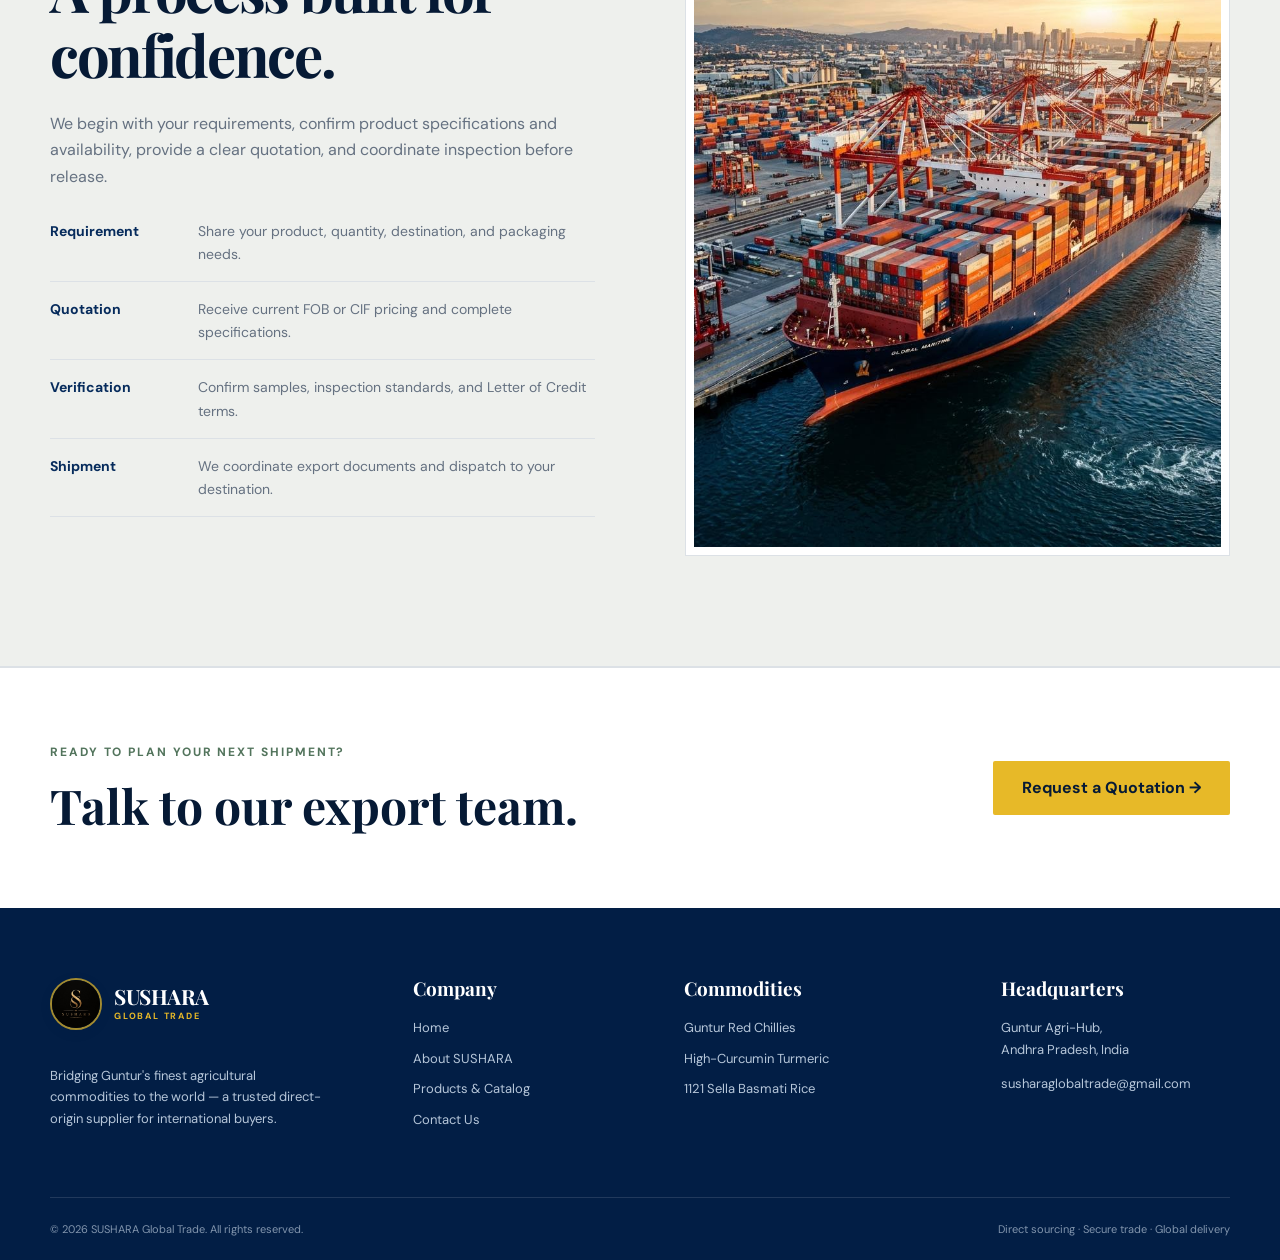
<file: logistics.html>
<!doctype html>
<html lang="en">
  <head>
    <meta charset="utf-8" />
    <meta name="viewport" content="width=device-width, initial-scale=1" />
    <meta name="description" content="Understand SUSHARA Global Trade's secure payment, inspection, pricing, and export documentation process for reliable global trade." />
    <meta name="keywords" content="export logistics, trade process, LC secured payment, SGS inspection, export documentation, commodity shipping" />
    <meta name="author" content="SUSHARA Global Trade" />
    <meta name="robots" content="index, follow" />
    <meta property="og:title" content="Trade &amp; Logistics | SUSHARA Global Trade" />
    <meta property="og:description" content="Our transparent safe-trade framework: transparent pricing, secure LC payment, independent inspection, and complete export documentation." />
    <meta property="og:url" content="https://sushara-global.netlify.app/logistics.html" />
    <meta property="og:type" content="website" />
    <title>Trade &amp; Logistics | SUSHARA Global Trade</title>
    <link rel="stylesheet" href="styles.css" />
  </head>
  <body>
    <header class="site-header"><div class="topbar"><div class="topbar-inner container"><div class="topbar-group"><span>◎ Guntur, Andhra Pradesh, India</span><a href="mailto:susharaglobaltrade@gmail.com">✉ susharaglobaltrade@gmail.com</a></div><div class="topbar-group"><span>APEDA Certified</span><span class="topbar-divider">|</span><span>FSSAI Registered</span></div></div></div><nav class="navbar container"><a class="brand" href="index.html"><img src="assets/sushara-logo.jpeg" alt="SUSHARA logo" /><span class="brand-copy"><strong>SUSHARA</strong><small>GLOBAL TRADE</small></span></a><input class="menu-toggle" type="checkbox" id="menu-toggle" /><label class="menu-button" for="menu-toggle" aria-label="Open navigation menu"><span></span><span></span><span></span></label><div class="nav-links"><a href="index.html">Home</a><a href="about.html">About Us</a><a href="products.html">Products</a><a href="logistics.html">Trade &amp; Logistics</a><a class="button button-small" href="contact.html">Request Quotation</a></div></nav></header>
    <main><section class="page-hero page-hero-logistics"><div class="container"><p class="eyebrow">Global Trade &amp; Logistics</p><h1>Trade with clarity.<br /><em>Ship with confidence.</em></h1><p>A transparent process that protects quality, payment, and delivery from quotation to destination.</p></div></section><section class="section section-light"><div class="container"><div class="section-heading"><p class="eyebrow eyebrow-dark">Our Safe-Trade Framework</p><h2>Every detail controlled.</h2><p>We make international procurement easier to understand, easier to verify, and easier to trust.</p></div><div class="logistics-grid logistics-grid-light"><article class="logistics-card"><span>01</span><h3>Transparent Pricing</h3><p>Clear FOB and CIF quotations tailored to your destination, quantity, and packaging requirements.</p></article><article class="logistics-card"><span>02</span><h3>Secure Payment</h3><p>Irrevocable At-Sight Letters of Credit provide bank-to-bank security for both buyer and supplier.</p></article><article class="logistics-card"><span>03</span><h3>Independent Inspection</h3><p>SGS or Bureau Veritas pre-shipment inspections verify quality, quantity, and compliance before dispatch.</p></article><article class="logistics-card"><span>04</span><h3>Export Documentation</h3><p>Certificates of origin, commercial invoices, packing lists, and shipping documents prepared for smooth clearance.</p></article></div></div></section><section class="section section-muted"><div class="container split-layout"><div class="section-copy"><p class="eyebrow eyebrow-dark">From Origin to Destination</p><h2>A process built for confidence.</h2><p>We begin with your requirements, confirm product specifications and availability, provide a clear quotation, and coordinate inspection before release.</p><ol class="process-list"><li><b>Requirement</b><span>Share your product, quantity, destination, and packaging needs.</span></li><li><b>Quotation</b><span>Receive current FOB or CIF pricing and complete specifications.</span></li><li><b>Verification</b><span>Confirm samples, inspection standards, and Letter of Credit terms.</span></li><li><b>Shipment</b><span>We coordinate export documents and dispatch to your destination.</span></li></ol></div><div class="image-frame"><img src="assets/shipping.jpg" alt="International shipping containers" /></div></div></section><section class="section contact-strip"><div class="container contact-strip-inner"><div><p class="eyebrow eyebrow-dark">Ready to plan your next shipment?</p><h2>Talk to our export team.</h2></div><a class="button button-gold" href="contact.html">Request a Quotation →</a></div></section></main>
    <footer class="footer"><div class="container footer-grid"><div><div class="brand footer-brand"><img src="assets/sushara-logo.jpeg" alt="SUSHARA logo" /><span class="brand-copy"><strong>SUSHARA</strong><small>GLOBAL TRADE</small></span></div><p>Bridging Guntur's finest agricultural commodities to the world — a trusted direct-origin supplier for international buyers.</p></div><div><h3>Company</h3><a href="index.html">Home</a><a href="about.html">About SUSHARA</a><a href="products.html">Products &amp; Catalog</a><a href="contact.html">Contact Us</a></div><div><h3>Commodities</h3><a href="products.html">Guntur Red Chillies</a><a href="products.html">High-Curcumin Turmeric</a><a href="products.html">1121 Sella Basmati Rice</a></div><div><h3>Headquarters</h3><p>Guntur Agri-Hub,<br />Andhra Pradesh, India</p><a href="mailto:susharaglobaltrade@gmail.com">susharaglobaltrade@gmail.com</a></div></div><div class="container footer-bottom"><span>© 2026 SUSHARA Global Trade. All rights reserved.</span><span>Direct sourcing · Secure trade · Global delivery</span></div></footer>
  </body>
</html>
</file>
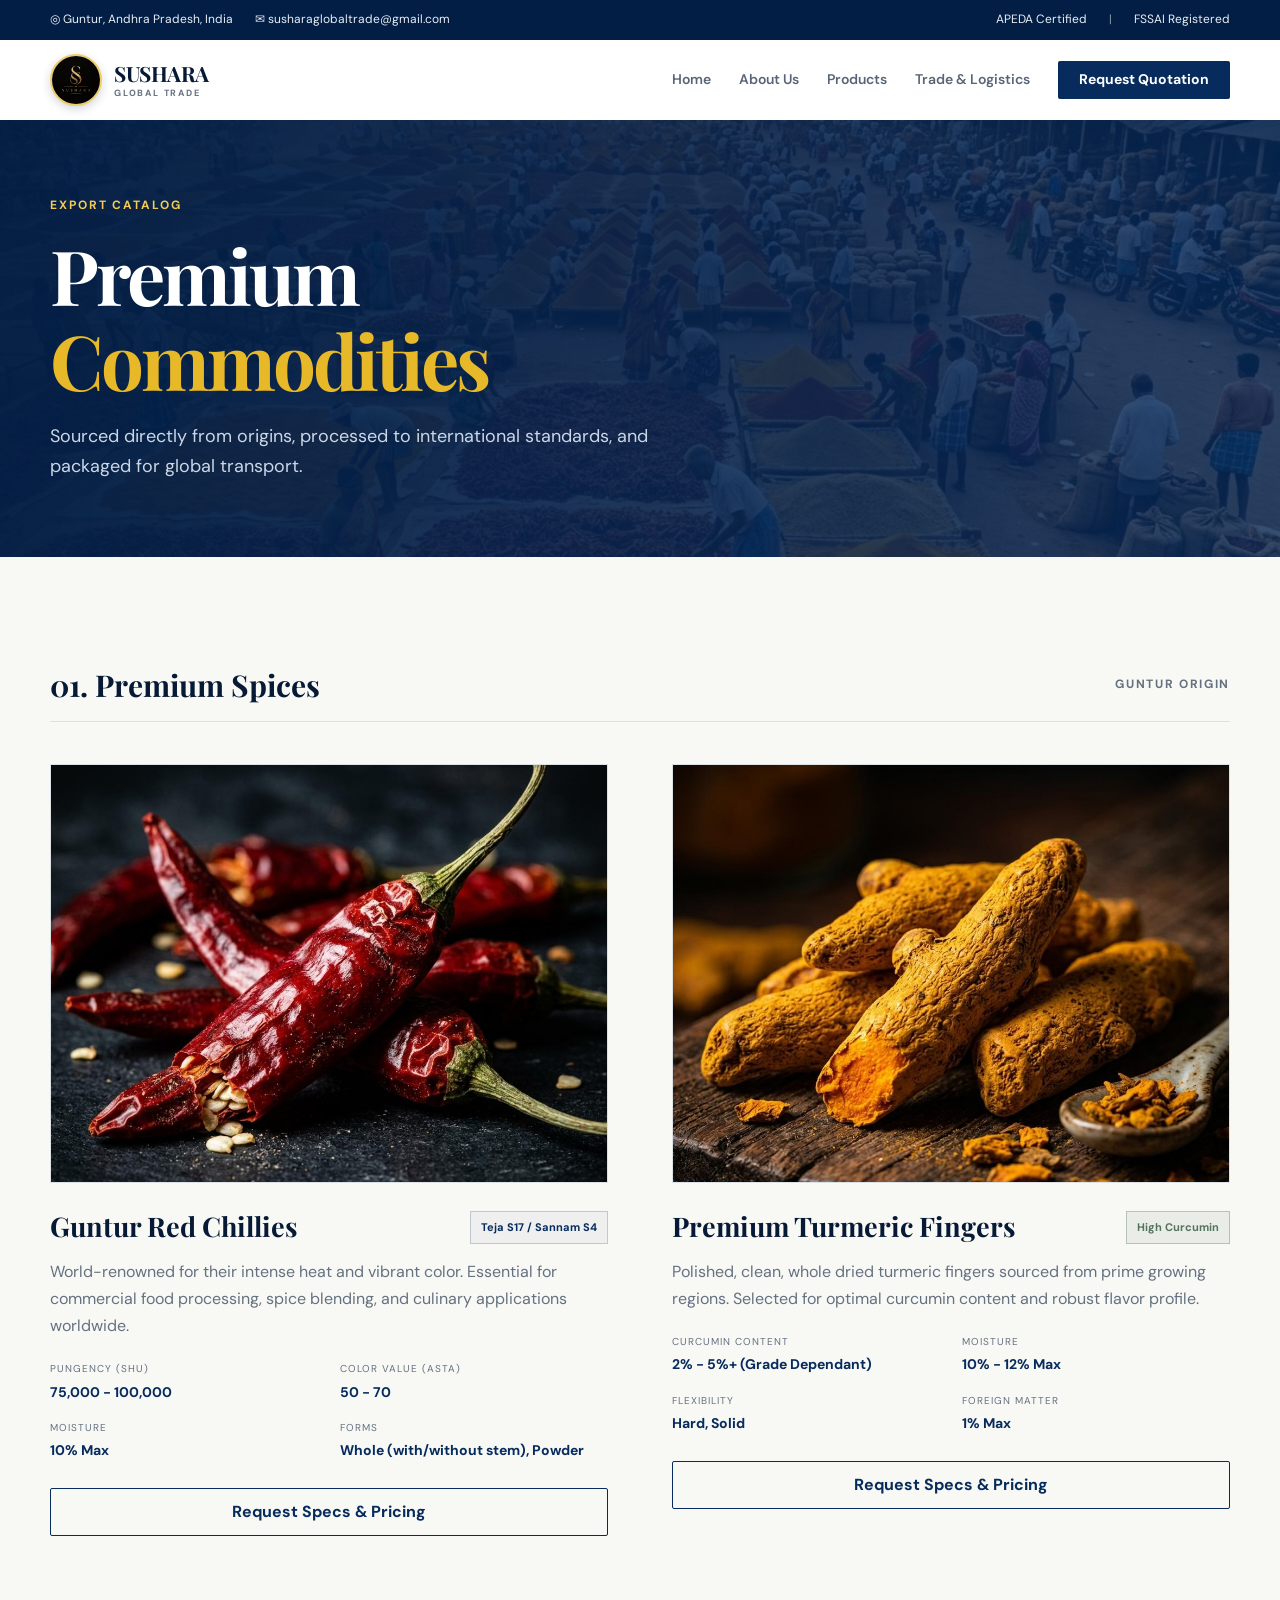
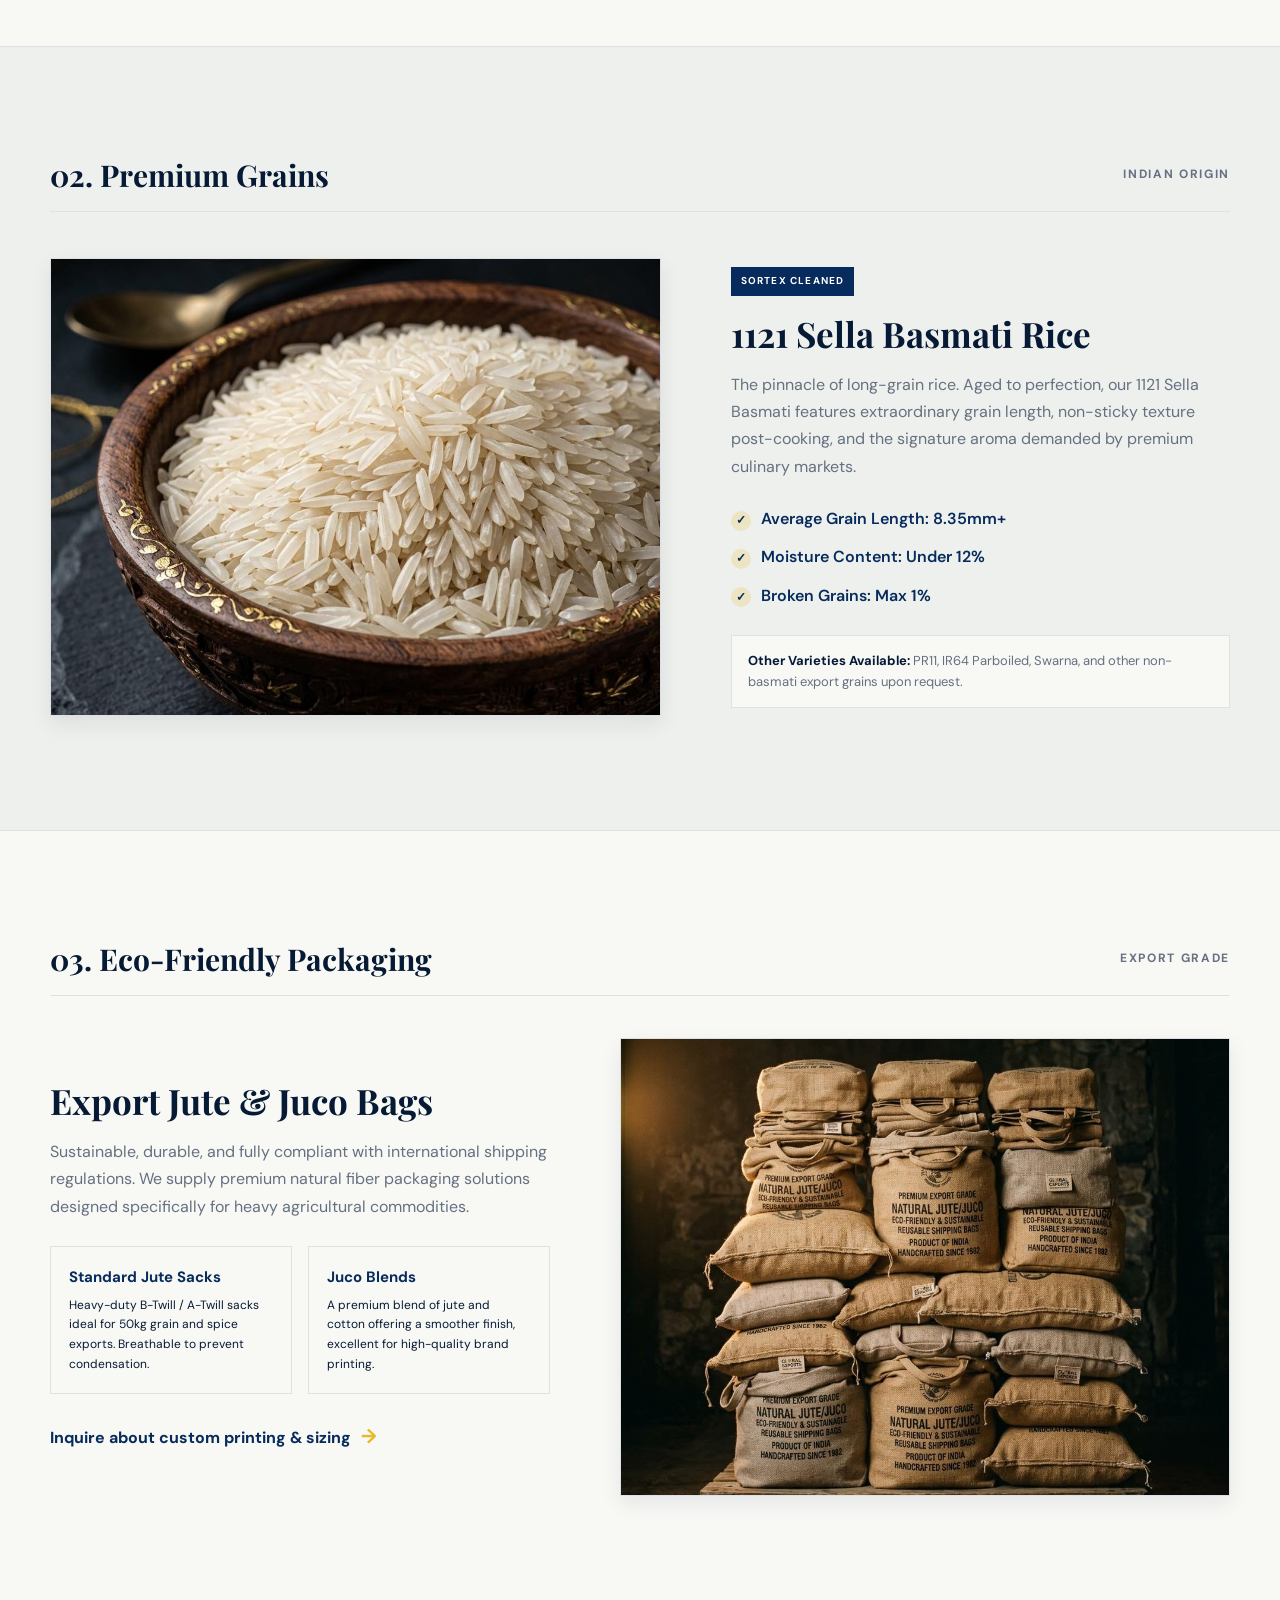
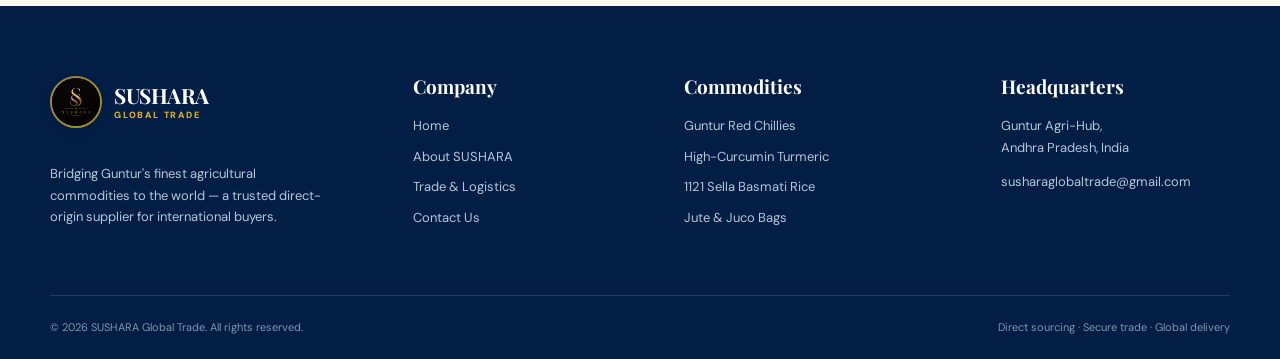
<file: products.html>
<!doctype html>
<html lang="en">
  <head>
    <meta charset="utf-8" />
    <meta name="viewport" content="width=device-width, initial-scale=1" />
    <meta name="description" content="Premium Indian commodities: Guntur Red Chillies (Teja S17), High-Curcumin Turmeric, 1121 Sella Basmati Rice. Sourced direct from origin. Export-grade quality." />
    <meta name="keywords" content="red chillies export, turmeric fingers, basmati rice 1121, spice exporter India, premium commodities, Guntur origin" />
    <meta name="author" content="SUSHARA Global Trade" />
    <meta name="robots" content="index, follow" />
    <meta property="og:title" content="Products &amp; Export Catalog | SUSHARA Global Trade" />
    <meta property="og:description" content="Explore premium Indian spices and grains: Red Chillies, Turmeric, Basmati Rice, and sustainable packaging solutions." />
    <meta property="og:url" content="https://sushara-global.netlify.app/products.html" />
    <meta property="og:type" content="website" />
    <title>Products &amp; Export Catalog | SUSHARA Global Trade</title>
    <link rel="stylesheet" href="styles.css" />
  </head>
  <body>
    <header class="site-header">
      <div class="topbar"><div class="topbar-inner container"><div class="topbar-group"><span>◎ Guntur, Andhra Pradesh, India</span><a href="mailto:susharaglobaltrade@gmail.com">✉ susharaglobaltrade@gmail.com</a></div><div class="topbar-group"><span>APEDA Certified</span><span class="topbar-divider">|</span><span>FSSAI Registered</span></div></div></div>
      <nav class="navbar container" aria-label="Primary navigation">
        <a class="brand" href="index.html"><img src="assets/sushara-logo.jpeg" alt="SUSHARA logo" /><span class="brand-copy"><strong>SUSHARA</strong><small>GLOBAL TRADE</small></span></a>
        <input class="menu-toggle" type="checkbox" id="menu-toggle" /><label class="menu-button" for="menu-toggle" aria-label="Open navigation menu"><span></span><span></span><span></span></label>
        <div class="nav-links"><a href="index.html">Home</a><a href="about.html">About Us</a><a href="products.html">Products</a><a href="logistics.html">Trade &amp; Logistics</a><a class="button button-small" href="contact.html">Request Quotation</a></div>
      </nav>
    </header>

    <main>
      <section class="page-hero products-page-hero"><div class="container"><p class="eyebrow">Export Catalog</p><h1>Premium<br /><em>Commodities</em></h1><p>Sourced directly from origins, processed to international standards, and packaged for global transport.</p></div></section>

      <section class="section section-light">
        <div class="container">
          <div class="category-heading"><h2>01. Premium Spices</h2><span>Guntur Origin</span></div>
          <div class="spice-products">
            <article class="full-product">
              <div class="full-product-image"><img src="assets/chillies.jpg" alt="Guntur Red Chillies" /></div>
              <div class="full-product-header"><h3>Guntur Red Chillies</h3><span>Teja S17 / Sannam S4</span></div>
              <p>World-renowned for their intense heat and vibrant color. Essential for commercial food processing, spice blending, and culinary applications worldwide.</p>
              <div class="spec-grid">
                <div><small>Pungency (SHU)</small><strong>75,000 - 100,000</strong></div>
                <div><small>Color Value (ASTA)</small><strong>50 - 70</strong></div>
                <div><small>Moisture</small><strong>10% Max</strong></div>
                <div><small>Forms</small><strong>Whole (with/without stem), Powder</strong></div>
              </div>
              <a class="button button-outline-dark" href="contact.html">Request Specs &amp; Pricing</a>
            </article>
            <article class="full-product">
              <div class="full-product-image"><img src="assets/turmeric.jpg" alt="Premium Turmeric Fingers" /></div>
              <div class="full-product-header"><h3>Premium Turmeric Fingers</h3><span class="tag-green">High Curcumin</span></div>
              <p>Polished, clean, whole dried turmeric fingers sourced from prime growing regions. Selected for optimal curcumin content and robust flavor profile.</p>
              <div class="spec-grid">
                <div><small>Curcumin Content</small><strong>2% - 5%+ (Grade Dependant)</strong></div>
                <div><small>Moisture</small><strong>10% - 12% Max</strong></div>
                <div><small>Flexibility</small><strong>Hard, Solid</strong></div>
                <div><small>Foreign Matter</small><strong>1% Max</strong></div>
              </div>
              <a class="button button-outline-dark" href="contact.html">Request Specs &amp; Pricing</a>
            </article>
          </div>
        </div>
      </section>

      <section class="section section-muted">
        <div class="container">
          <div class="category-heading"><h2>02. Premium Grains</h2><span>Indian Origin</span></div>
          <div class="feature-product">
            <div class="feature-product-image"><img src="assets/basmati.jpg" alt="1121 Sella Basmati Rice" /></div>
            <div class="feature-product-copy">
              <span class="product-label">Sortex Cleaned</span>
              <h3>1121 Sella Basmati Rice</h3>
              <p>The pinnacle of long-grain rice. Aged to perfection, our 1121 Sella Basmati features extraordinary grain length, non-sticky texture post-cooking, and the signature aroma demanded by premium culinary markets.</p>
              <ul class="feature-checks"><li>Average Grain Length: 8.35mm+</li><li>Moisture Content: Under 12%</li><li>Broken Grains: Max 1%</li></ul>
              <div class="other-varieties"><strong>Other Varieties Available:</strong> PR11, IR64 Parboiled, Swarna, and other non-basmati export grains upon request.</div>
            </div>
          </div>
        </div>
      </section>

      <section class="section section-light">
        <div class="container">
          <div class="category-heading"><h2>03. Eco-Friendly Packaging</h2><span>Export Grade</span></div>
          <div class="feature-product feature-product-packaging">
            <div class="feature-product-copy">
              <h3>Export Jute &amp; Juco Bags</h3>
              <p>Sustainable, durable, and fully compliant with international shipping regulations. We supply premium natural fiber packaging solutions designed specifically for heavy agricultural commodities.</p>
              <div class="packaging-options"><div><h4>Standard Jute Sacks</h4><p>Heavy-duty B-Twill / A-Twill sacks ideal for 50kg grain and spice exports. Breathable to prevent condensation.</p></div><div><h4>Juco Blends</h4><p>A premium blend of jute and cotton offering a smoother finish, excellent for high-quality brand printing.</p></div></div>
              <a class="text-link" href="contact.html">Inquire about custom printing &amp; sizing <span>→</span></a>
            </div>
            <div class="feature-product-image"><img src="assets/jute-bags.jpg" alt="Export Jute and Juco Bags" /></div>
          </div>
        </div>
      </section>
    </main>

    <footer class="footer"><div class="container footer-grid"><div><div class="brand footer-brand"><img src="assets/sushara-logo.jpeg" alt="SUSHARA logo" /><span class="brand-copy"><strong>SUSHARA</strong><small>GLOBAL TRADE</small></span></div><p>Bridging Guntur's finest agricultural commodities to the world — a trusted direct-origin supplier for international buyers.</p></div><div><h3>Company</h3><a href="index.html">Home</a><a href="about.html">About SUSHARA</a><a href="logistics.html">Trade &amp; Logistics</a><a href="contact.html">Contact Us</a></div><div><h3>Commodities</h3><a href="products.html">Guntur Red Chillies</a><a href="products.html">High-Curcumin Turmeric</a><a href="products.html">1121 Sella Basmati Rice</a><a href="products.html">Jute &amp; Juco Bags</a></div><div><h3>Headquarters</h3><p>Guntur Agri-Hub,<br />Andhra Pradesh, India</p><a href="mailto:susharaglobaltrade@gmail.com">susharaglobaltrade@gmail.com</a></div></div><div class="container footer-bottom"><span>© 2026 SUSHARA Global Trade. All rights reserved.</span><span>Direct sourcing · Secure trade · Global delivery</span></div></footer>
  </body>
</html>
</file>
<file: styles.css>
@import url("https://fonts.googleapis.com/css2?family=DM+Sans:wght@400;500;600;700&family=Playfair+Display:wght@600;700;800&display=swap");

.hidden-field {
  position: absolute;
  width: 1px;
  height: 1px;
  overflow: hidden;
  opacity: 0;
  pointer-events: none;
}

:root {
  --blue: #062b5c;
  --blue-deep: #021e45;
  --blue-ink: #061a35;
  --gold: #e7b928;
  --gold-soft: #f2cc54;
  --green: #52745c;
  --paper: #f8f8f5;
  --muted: #657181;
  --line: #dce1e6;
  --white: #fff;
}

* { box-sizing: border-box; }
html { scroll-behavior: smooth; }
body { margin: 0; color: var(--blue-ink); background: var(--paper); font: 16px/1.65 "DM Sans", Arial, sans-serif; }
img { display: block; max-width: 100%; }
a { color: inherit; text-decoration: none; }
.container { width: min(1180px, calc(100% - 48px)); margin-inline: auto; }

.topbar { background: var(--blue-deep); color: #e9eef6; font-size: 12px; }
.topbar-inner { min-height: 40px; display: flex; align-items: center; justify-content: space-between; gap: 20px; }
.topbar-group { display: flex; align-items: center; flex-wrap: wrap; gap: 22px; }
.topbar a:hover { color: var(--gold-soft); }
.topbar-divider { color: #8293aa; }

.site-header { position: relative; z-index: 10; }
.navbar { min-height: 80px; display: flex; align-items: center; justify-content: space-between; gap: 30px; background: rgba(255,255,255,.97); }
.site-header .navbar { width: 100%; max-width: none; padding-inline: max(24px, calc((100% - 1180px) / 2)); }
.brand { display: inline-flex; align-items: center; gap: 12px; flex-shrink: 0; }
.brand img { width: 52px; height: 52px; object-fit: cover; border-radius: 50%; border: 2px solid rgba(231,185,40,.7); box-shadow: 0 3px 10px rgba(2,30,69,.18); }
.brand-copy { display: flex; flex-direction: column; line-height: 1; }
.brand-copy strong { font: 700 21px/1 "Playfair Display", Georgia, serif; letter-spacing: -.02em; }
.brand-copy small { margin-top: 5px; color: var(--muted); font-size: 9px; font-weight: 700; letter-spacing: .2em; }
.nav-links { display: flex; align-items: center; gap: 28px; color: #596577; font-size: 14px; font-weight: 600; }
.nav-links > a:not(.button) { position: relative; padding-block: 28px; }
.nav-links > a:not(.button)::after { position: absolute; content: ""; height: 2px; left: 0; right: 0; bottom: 20px; background: var(--gold); transform: scaleX(0); transition: transform .2s ease; }
.nav-links > a:not(.button):hover::after { transform: scaleX(1); }
.nav-links > a:not(.button):hover { color: var(--blue); }
.menu-toggle, .menu-button { display: none; }

.button { display: inline-flex; align-items: center; justify-content: center; gap: 12px; min-height: 54px; padding: 0 28px; border: 1px solid transparent; border-radius: 2px; font-weight: 700; transition: transform .2s ease, background .2s ease, box-shadow .2s ease; cursor: pointer; }
.button:hover { transform: translateY(-2px); box-shadow: 0 10px 24px rgba(2,30,69,.15); }
.button-small { min-height: 38px; padding-inline: 20px; background: var(--blue); color: var(--white); }
.button-gold { background: var(--gold); color: var(--blue-ink); }
.button-outline { border-color: rgba(255,255,255,.55); color: var(--white); background: transparent; }
.button-outline:hover { background: rgba(255,255,255,.12); }
.button-primary { width: 100%; background: var(--blue); color: var(--white); }

.hero { position: relative; min-height: 680px; display: flex; align-items: center; overflow: hidden; background: var(--blue-deep); color: var(--white); }
.hero-image { position: absolute; inset: 0; background: linear-gradient(90deg, rgba(2,30,69,.98) 0%, rgba(2,30,69,.9) 44%, rgba(2,30,69,.44) 100%), url("assets/hero-bg.jpg") center/cover; transform: scale(1.04); }
.hero-content { position: relative; z-index: 1; padding-block: 100px 140px; }
.eyebrow { margin: 0 0 16px; color: var(--gold-soft); font-size: 12px; font-weight: 700; letter-spacing: .16em; text-transform: uppercase; }
.eyebrow-dark { color: var(--green); }
.eyebrow-dot { display: inline-block; width: 8px; height: 8px; margin-right: 8px; border-radius: 50%; background: var(--gold); }
h1, h2, h3 { margin-top: 0; font-family: "Playfair Display", Georgia, serif; line-height: 1.12; }
h1 { max-width: 700px; margin-bottom: 24px; font-size: clamp(48px, 7vw, 86px); letter-spacing: -.04em; }
h1 em, .section-heading-light em { color: var(--gold); font-style: normal; }
.hero-lede { max-width: 640px; margin-bottom: 36px; color: #d2dbe8; font-size: 18px; }
.hero-actions { display: flex; flex-wrap: wrap; gap: 14px; }
.trust-bar { position: absolute; right: 0; bottom: 0; left: 0; z-index: 1; background: var(--white); color: #5b6876; }
.trust-grid { display: grid; grid-template-columns: repeat(4, 1fr); padding-block: 20px; }
.trust-item { display: flex; align-items: center; justify-content: center; gap: 10px; padding-inline: 14px; border-right: 1px solid var(--line); font-size: 13px; font-weight: 700; text-align: center; }
.trust-item:last-child { border: 0; }
.trust-icon { color: var(--gold); font-size: 20px; }

.section { padding-block: 110px; }
.section-light { background: var(--paper); }
.section-muted { background: #eef0ed; border-block: 1px solid var(--line); }
.page-hero { position: relative; overflow: hidden; padding: 110px 0 120px; background: linear-gradient(100deg, rgba(2,30,69,.98), rgba(6,43,92,.8)), url("assets/hero-bg.jpg") center/cover; color: var(--white); }
.page-hero h1 { max-width: 800px; margin-bottom: 20px; font-size: clamp(48px, 7vw, 82px); }
.page-hero > .container > p:last-child { max-width: 620px; margin: 0; color: #cbd7e6; font-size: 18px; }
.page-hero-about { background-image: linear-gradient(100deg, rgba(2,30,69,.97), rgba(6,43,92,.7)), url("assets/shipping.jpg"); }
.page-hero-logistics { background-image: linear-gradient(100deg, rgba(2,30,69,.97), rgba(6,43,92,.7)), url("assets/hero-bg.jpg"); }
.page-hero-contact { background-image: linear-gradient(100deg, rgba(2,30,69,.98), rgba(6,43,92,.75)), url("assets/chillies.jpg"); }
.products-page-hero { min-height: 330px; padding-block: 76px; }
.products-page-hero h1 { font-size: clamp(48px, 7vw, 76px); }
.split-layout, .contact-layout { display: grid; grid-template-columns: 1fr 1fr; align-items: center; gap: 90px; }
.section-copy h2, .section-heading h2 { margin-bottom: 24px; color: var(--blue-ink); font-size: clamp(38px, 5vw, 58px); letter-spacing: -.04em; }
.section-copy > p { max-width: 570px; margin: 0 0 18px; color: var(--muted); }
.check-list { display: grid; gap: 12px; margin: 30px 0; padding: 0; list-style: none; font-weight: 700; }
.check-list li::before { content: "✓"; display: inline-grid; place-items: center; width: 22px; height: 22px; margin-right: 10px; border-radius: 50%; background: #dbe9db; color: var(--green); font-size: 13px; }
.text-link { color: var(--blue); font-weight: 700; }
.text-link span { margin-left: 6px; color: var(--gold); font-size: 20px; transition: margin .2s ease; }
.text-link:hover span { margin-left: 12px; }
.image-frame { position: relative; padding: 8px; border: 1px solid var(--line); background: var(--white); }
.image-frame > img { width: 100%; aspect-ratio: 4 / 5; object-fit: cover; }
.stat-card { position: absolute; bottom: -26px; left: -26px; display: grid; gap: 4px; width: 190px; padding: 22px; background: var(--white); border: 1px solid var(--line); box-shadow: 0 14px 35px rgba(2,30,69,.12); }
.stat-card strong { color: var(--blue); font: 700 38px/1 "Playfair Display", Georgia, serif; }
.stat-card span { color: var(--muted); font-size: 11px; font-weight: 700; text-transform: uppercase; }

.section-heading { max-width: 650px; margin: 0 auto 48px; text-align: center; }
.section-heading p:last-child { color: var(--muted); }
.product-grid { display: grid; grid-template-columns: repeat(3, 1fr); gap: 22px; }
.product-card { overflow: hidden; background: var(--white); border: 1px solid var(--line); transition: transform .25s ease, box-shadow .25s ease; }
.product-card:hover { transform: translateY(-6px); box-shadow: 0 18px 36px rgba(2,30,69,.12); }
.product-image { position: relative; overflow: hidden; aspect-ratio: 4 / 3; }
.product-image img { width: 100%; height: 100%; object-fit: cover; transition: transform .5s ease; }
.product-card:hover .product-image img { transform: scale(1.06); }
.product-tag { position: absolute; top: 14px; right: 14px; padding: 6px 10px; background: rgba(255,255,255,.92); color: var(--blue); font-size: 10px; font-weight: 700; letter-spacing: .08em; text-transform: uppercase; }
.product-copy { padding: 24px; }
.product-copy h3 { display: flex; justify-content: space-between; gap: 8px; margin-bottom: 10px; font-size: 23px; }
.product-copy h3 span { color: var(--gold); }
.product-copy p, .catalog-card p, .detail p { margin: 0; color: var(--muted); font-size: 14px; }
.catalog-card { display: flex; flex-direction: column; justify-content: space-between; padding: 30px; background: var(--blue); color: var(--white); }
.catalog-card h3 { margin-bottom: 12px; font-size: 30px; }
.catalog-card p { color: #bdcada; }
.catalog-list { margin: 28px 0; padding: 0; list-style: none; border-top: 1px solid rgba(255,255,255,.15); }
.catalog-list li { display: flex; justify-content: space-between; gap: 10px; padding: 12px 0; border-bottom: 1px solid rgba(255,255,255,.12); font-size: 13px; }
.catalog-list b { color: var(--gold-soft); font-size: 11px; }
.product-details { display: grid; grid-template-columns: 1fr 1fr; gap: 22px; margin-top: 22px; }
.detail { display: grid; grid-template-columns: 130px 1fr; align-items: center; gap: 22px; padding: 18px; background: var(--white); border: 1px solid var(--line); }
.detail img { width: 130px; height: 100px; object-fit: cover; }
.detail .eyebrow { margin-bottom: 5px; }
.detail h3 { margin-bottom: 7px; font-size: 21px; }
.catalog-section { display: grid; grid-template-columns: 1fr 1fr; align-items: center; gap: 70px; padding-block: 40px; }
.catalog-section + .catalog-section { border-top: 1px solid var(--line); }
.catalog-section-reverse .catalog-section-image { order: 2; }
.catalog-section-image { overflow: hidden; border: 8px solid var(--white); box-shadow: 0 12px 26px rgba(2,30,69,.1); }
.catalog-section-image img { width: 100%; aspect-ratio: 4 / 3; object-fit: cover; }
.catalog-section-copy h2 { margin-bottom: 18px; font-size: clamp(35px, 4vw, 52px); }
.catalog-section-copy > p:not(.eyebrow) { max-width: 560px; color: var(--muted); }
.spec-list { display: grid; gap: 0; max-width: 560px; margin: 26px 0; border-top: 1px solid var(--line); }
.spec-list div { display: flex; justify-content: space-between; gap: 20px; padding: 10px 0; border-bottom: 1px solid var(--line); font-size: 13px; }
.spec-list dt { color: var(--muted); }
.spec-list dd { margin: 0; color: var(--blue); font-weight: 700; text-align: right; }
.values-grid { display: grid; grid-template-columns: repeat(3, 1fr); gap: 20px; }
.values-grid article { padding: 30px; background: var(--white); border: 1px solid var(--line); }
.values-grid article > span { color: var(--gold); font-weight: 700; }
.values-grid h3 { margin: 28px 0 10px; font-size: 28px; }
.values-grid p { margin: 0; color: var(--muted); font-size: 14px; }
.process-list { display: grid; gap: 16px; margin: 30px 0 0; padding: 0; list-style: none; counter-reset: process; }
.process-list li { display: grid; grid-template-columns: 130px 1fr; gap: 18px; padding-bottom: 15px; border-bottom: 1px solid var(--line); font-size: 14px; }
.process-list b { color: var(--blue); }
.process-list span { color: var(--muted); }
.logistics-grid-light .logistics-card { background: var(--white); border-color: var(--line); color: var(--blue-ink); }
.logistics-grid-light .logistics-card:hover { background: var(--white); }
.logistics-grid-light .logistics-card h3 { color: var(--blue); }
.logistics-grid-light .logistics-card p { color: var(--muted); }
.contact-strip { padding-block: 75px; background: var(--white); border-top: 1px solid var(--line); }
.contact-strip-inner { display: flex; align-items: center; justify-content: space-between; gap: 30px; }
.contact-strip h2 { margin: 0; font-size: clamp(32px, 4vw, 48px); }
.category-heading { display: flex; align-items: center; justify-content: space-between; gap: 20px; margin-bottom: 42px; padding-bottom: 18px; border-bottom: 1px solid var(--line); }
.category-heading h2 { margin: 0; font: 700 30px/1.2 "Playfair Display", Georgia, serif; }
.category-heading span { color: var(--muted); font-size: 12px; font-weight: 700; letter-spacing: .14em; text-transform: uppercase; }
.spice-products { display: grid; grid-template-columns: 1fr 1fr; gap: 64px; }
.full-product-image { overflow: hidden; margin-bottom: 28px; border: 1px solid var(--line); }
.full-product-image img { width: 100%; aspect-ratio: 4 / 3; object-fit: cover; transition: transform .6s ease; }
.full-product:hover .full-product-image img { transform: scale(1.04); }
.full-product-header { display: flex; align-items: flex-start; justify-content: space-between; gap: 16px; margin-bottom: 14px; }
.full-product-header h3, .feature-product-copy h3 { margin: 0; color: var(--blue-ink); font-size: 27px; }
.full-product-header > span { padding: 6px 10px; border: 1px solid rgba(6,43,92,.2); background: rgba(6,43,92,.04); color: var(--blue); font-size: 11px; font-weight: 700; white-space: nowrap; }
.full-product p, .feature-product-copy > p { margin: 0 0 22px; color: var(--muted); line-height: 1.7; }
.tag-green { border-color: rgba(82,116,92,.35) !important; background: rgba(82,116,92,.09) !important; color: var(--green) !important; }
.spec-grid { display: grid; grid-template-columns: 1fr 1fr; gap: 16px 22px; margin-bottom: 26px; }
.spec-grid div { display: grid; gap: 3px; }
.spec-grid small { color: var(--muted); font-size: 10px; letter-spacing: .1em; text-transform: uppercase; }
.spec-grid strong { color: var(--blue); font-size: 14px; }
.button-outline-dark { width: 100%; min-height: 48px; border-color: var(--blue); color: var(--blue); background: transparent; }
.button-outline-dark:hover { background: var(--blue); color: var(--white); }
.feature-product { display: grid; grid-template-columns: 1.1fr .9fr; align-items: center; gap: 70px; }
.feature-product-image { overflow: hidden; border: 1px solid var(--line); box-shadow: 0 8px 20px rgba(2,30,69,.08); }
.feature-product-image img { width: 100%; aspect-ratio: 4 / 3; object-fit: cover; }
.feature-product-copy { padding: 12px 0; }
.product-label { display: inline-flex; margin-bottom: 18px; padding: 6px 10px; background: var(--blue); color: var(--white); font-size: 10px; font-weight: 700; letter-spacing: .12em; text-transform: uppercase; }
.feature-product-copy h3 { margin-bottom: 18px; font-size: 35px; }
.feature-checks { display: grid; gap: 12px; margin: 26px 0; padding: 0; list-style: none; color: var(--blue); font-weight: 600; }
.feature-checks li::before { content: "✓"; display: inline-grid; place-items: center; width: 20px; height: 20px; margin-right: 10px; border-radius: 50%; background: rgba(231,185,40,.22); color: var(--blue); font-size: 12px; }
.other-varieties { padding: 14px 16px; background: var(--paper); border: 1px solid var(--line); color: var(--muted); font-size: 13px; }
.other-varieties strong { color: var(--blue-ink); }
.feature-product-packaging { grid-template-columns: .9fr 1.1fr; }
.packaging-options { display: grid; grid-template-columns: 1fr 1fr; gap: 16px; margin: 26px 0; }
.packaging-options > div { padding: 18px; border: 1px solid var(--line); }
.packaging-options h4 { margin: 0 0 6px; color: var(--blue); font-size: 15px; }
.packaging-options p { margin: 0; font-size: 12px; }

.logistics-section { background: var(--blue-deep); color: var(--white); }
.section-heading-light h2 { color: var(--white); }
.section-heading-light > p:last-child { color: #b9c9dd; }
.logistics-grid { display: grid; grid-template-columns: repeat(4, 1fr); gap: 16px; }
.logistics-card { padding: 26px 22px; border: 1px solid rgba(255,255,255,.16); background: rgba(255,255,255,.04); transition: background .2s ease, transform .2s ease; }
.logistics-card:hover { transform: translateY(-4px); background: rgba(255,255,255,.09); }
.logistics-card > span { color: var(--gold); font: 700 14px "DM Sans", sans-serif; }
.logistics-card h3 { margin: 38px 0 12px; font-size: 23px; }
.logistics-card p { margin: 0; color: #b9c9dd; font-size: 14px; }

.contact-section { background: var(--white); }
.contact-list { display: grid; gap: 15px; margin-top: 28px; color: #4f5d6d; font-size: 14px; font-weight: 600; }
.contact-list > * > span, .contact-list > span > span { display: inline-block; width: 25px; color: var(--gold); font-size: 18px; }
.inquiry-form { padding: 32px; background: var(--paper); border: 1px solid var(--line); }
.form-success { padding: 32px; background: var(--paper); border: 1px solid var(--line); color: var(--blue); font-weight: 600; font-size: 15px; line-height: 1.6; }
.inquiry-form label { display: grid; gap: 7px; margin-bottom: 17px; color: var(--blue); font-size: 12px; font-weight: 700; }
.form-row { display: grid; grid-template-columns: 1fr 1fr; gap: 16px; }
input, select, textarea { width: 100%; padding: 13px 14px; border: 1px solid #ccd3db; border-radius: 2px; outline: none; background: var(--white); color: var(--blue-ink); font: 14px "DM Sans", sans-serif; }
input:focus, select:focus, textarea:focus { border-color: var(--gold); box-shadow: 0 0 0 3px rgba(231,185,40,.16); }
textarea { resize: vertical; }

.footer { padding-top: 70px; background: var(--blue-deep); color: var(--white); }
.footer-grid { display: grid; grid-template-columns: 1.4fr 1fr 1.2fr 1fr; gap: 42px; padding-bottom: 55px; }
.footer-brand { margin-bottom: 22px; }
.footer-brand .brand-copy strong { color: var(--white); }
.footer-brand .brand-copy small { color: var(--gold); }
.footer-grid > div > p, .footer-grid a { color: #b6c6d9; font-size: 13px; }
.footer-grid > div > p { max-width: 280px; }
.footer-grid h3 { margin-bottom: 18px; color: var(--white); font-size: 19px; }
.footer-grid > div:not(:first-child) a { display: block; margin-bottom: 9px; }
.footer-grid a:hover { color: var(--gold-soft); }
.footer-bottom { display: flex; justify-content: space-between; gap: 20px; padding-block: 22px; border-top: 1px solid rgba(255,255,255,.12); color: #8295ad; font-size: 11px; }

@media (max-width: 900px) {
  .nav-links { gap: 16px; }
  .product-grid, .logistics-grid { grid-template-columns: repeat(2, 1fr); }
  .catalog-card { grid-column: span 2; }
  .split-layout, .contact-layout { gap: 50px; }
  .footer-grid { grid-template-columns: repeat(2, 1fr); }
}

@media (max-width: 700px) {
  .container { width: min(100% - 32px, 560px); }
  .topbar { display: none; }
  .site-header .navbar { min-height: 74px; padding-inline: 16px; }
  .brand img { width: 46px; height: 46px; }
  .brand-copy strong { font-size: 18px; }
  .menu-button { display: grid; gap: 5px; width: 38px; padding: 9px; cursor: pointer; }
  .menu-button span { height: 2px; background: var(--blue); transition: transform .2s ease; }
  .nav-links { position: absolute; top: 74px; right: 0; left: 0; display: none; flex-direction: column; align-items: stretch; gap: 0; padding: 10px 16px 18px; background: var(--white); box-shadow: 0 12px 22px rgba(2,30,69,.14); }
  .nav-links > a:not(.button) { padding: 13px 0; border-bottom: 1px solid var(--line); }
  .nav-links > a:not(.button)::after { display: none; }
  .nav-links .button { margin-top: 14px; }
  .menu-toggle:checked ~ .nav-links { display: flex; }
  .menu-toggle:checked + .menu-button span:nth-child(1) { transform: translateY(7px) rotate(45deg); }
  .menu-toggle:checked + .menu-button span:nth-child(2) { opacity: 0; }
  .menu-toggle:checked + .menu-button span:nth-child(3) { transform: translateY(-7px) rotate(-45deg); }
  .hero { min-height: 700px; align-items: flex-start; }
  .hero-content { padding-top: 92px; }
  h1 { font-size: clamp(44px, 14vw, 68px); }
  .hero-lede { font-size: 16px; }
  .trust-bar { position: relative; margin-top: auto; }
  .trust-grid { grid-template-columns: 1fr 1fr; gap: 0; padding-block: 8px; }
  .trust-item { justify-content: flex-start; min-height: 52px; padding: 8px; border-right: 0; font-size: 11px; text-align: left; }
  .trust-icon { font-size: 16px; }
  .section { padding-block: 75px; }
  .split-layout, .contact-layout, .product-details { grid-template-columns: 1fr; }
  .catalog-section { grid-template-columns: 1fr; gap: 30px; padding-block: 28px; }
  .catalog-section-reverse .catalog-section-image { order: 0; }
  .values-grid { grid-template-columns: 1fr; }
  .spice-products, .feature-product, .feature-product-packaging { grid-template-columns: 1fr; gap: 38px; }
  .feature-product-packaging .feature-product-image { order: -1; }
  .category-heading { align-items: flex-start; flex-direction: column; gap: 8px; }
  .full-product-header { flex-direction: column; }
  .packaging-options { grid-template-columns: 1fr; }
  .process-list li { grid-template-columns: 100px 1fr; gap: 12px; }
  .contact-strip-inner { align-items: flex-start; flex-direction: column; }
  .image-frame { margin-top: 14px; }
  .stat-card { left: 12px; bottom: -20px; }
  .product-grid, .logistics-grid { grid-template-columns: 1fr; }
  .catalog-card { grid-column: auto; }
  .detail { grid-template-columns: 100px 1fr; }
  .detail img { width: 100px; height: 90px; }
  .form-row { grid-template-columns: 1fr; gap: 0; }
  .footer-grid { grid-template-columns: 1fr 1fr; gap: 32px 20px; }
  .footer-grid > div:first-child { grid-column: span 2; }
  .footer-bottom { flex-direction: column; gap: 8px; }
}
</file>
